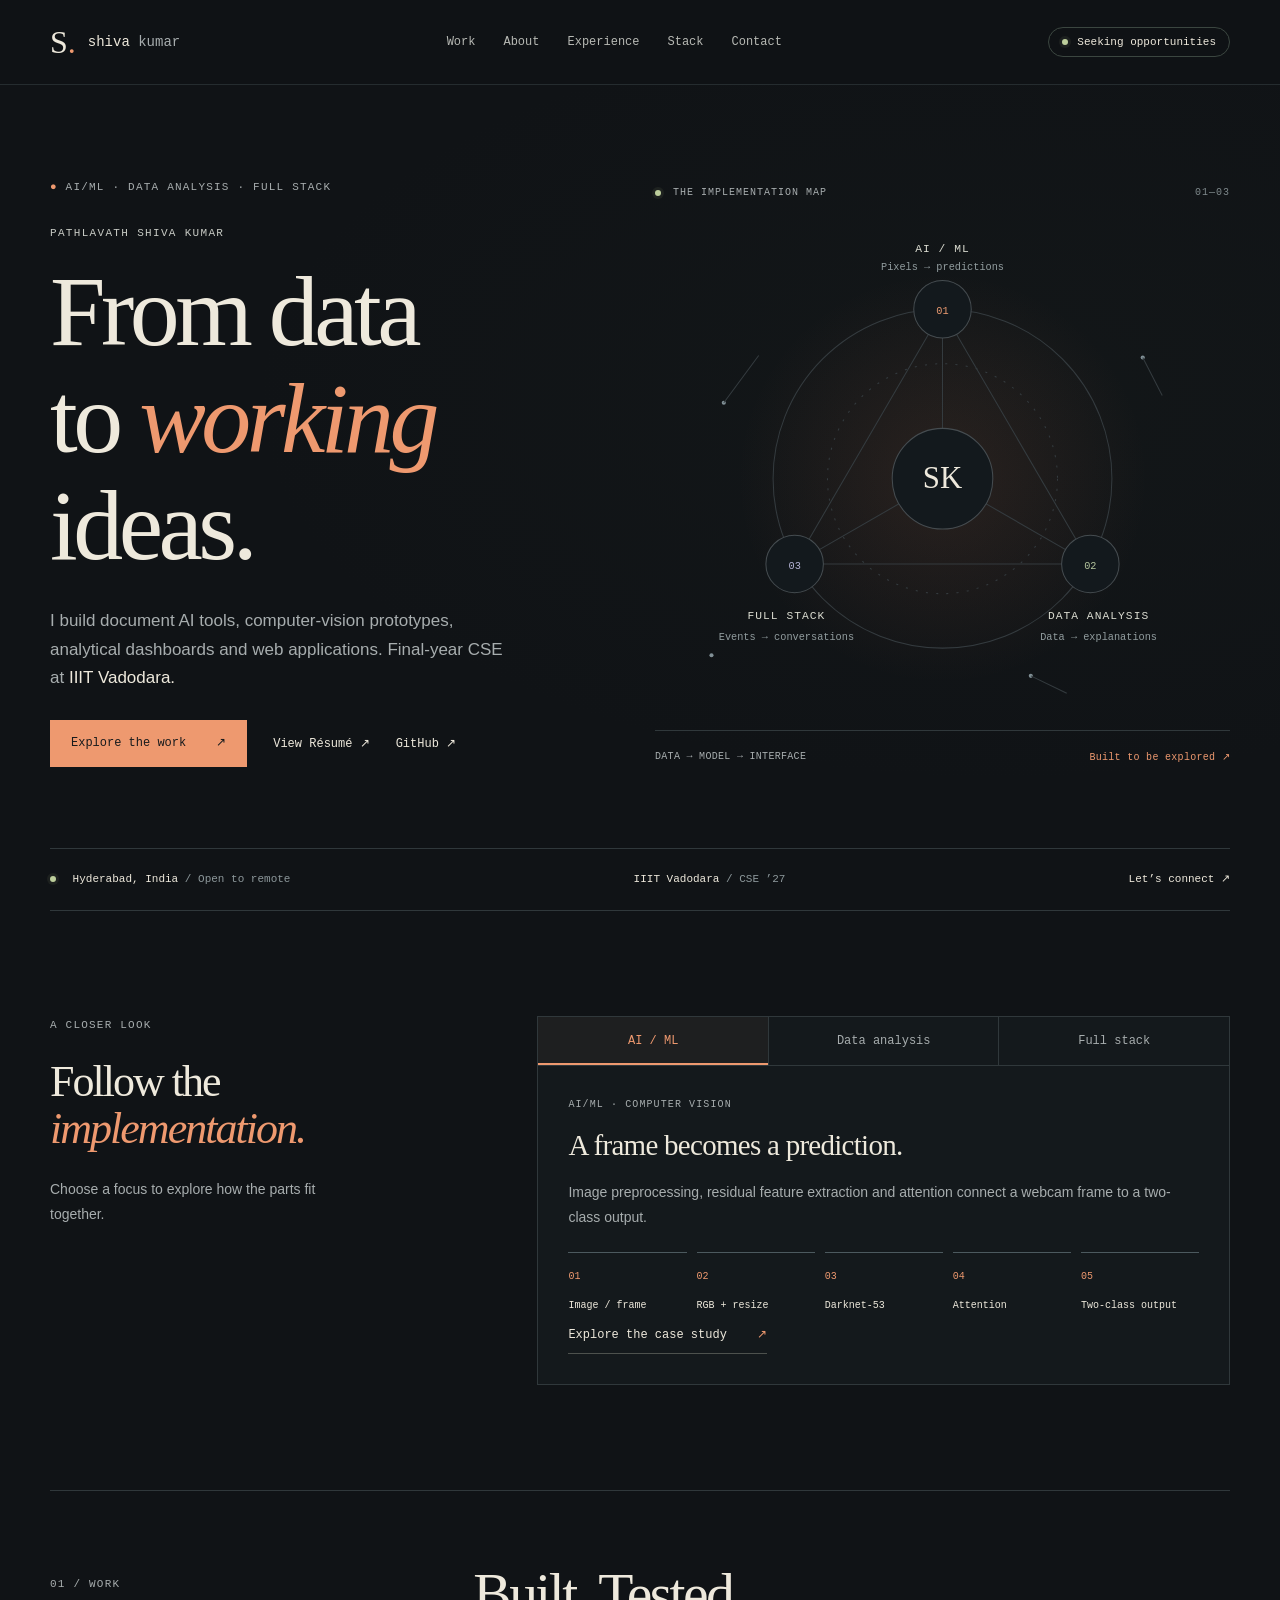
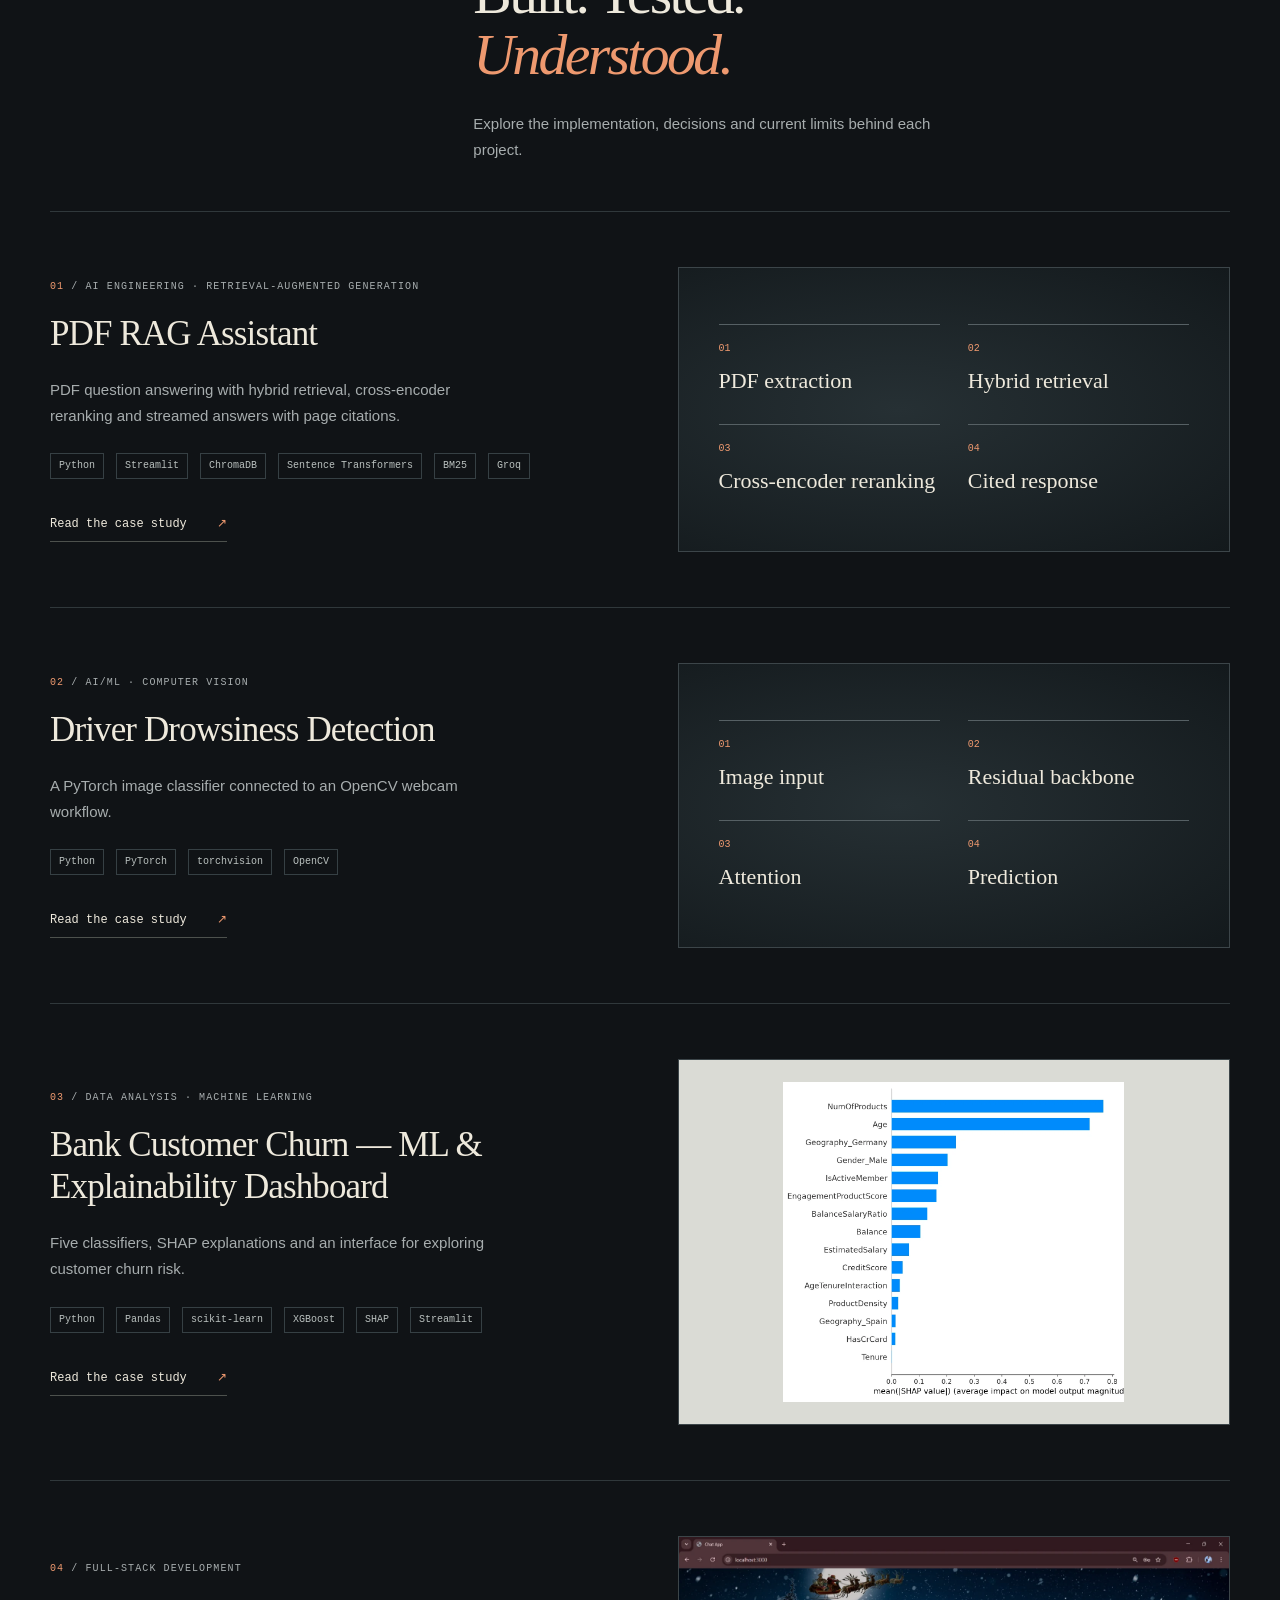
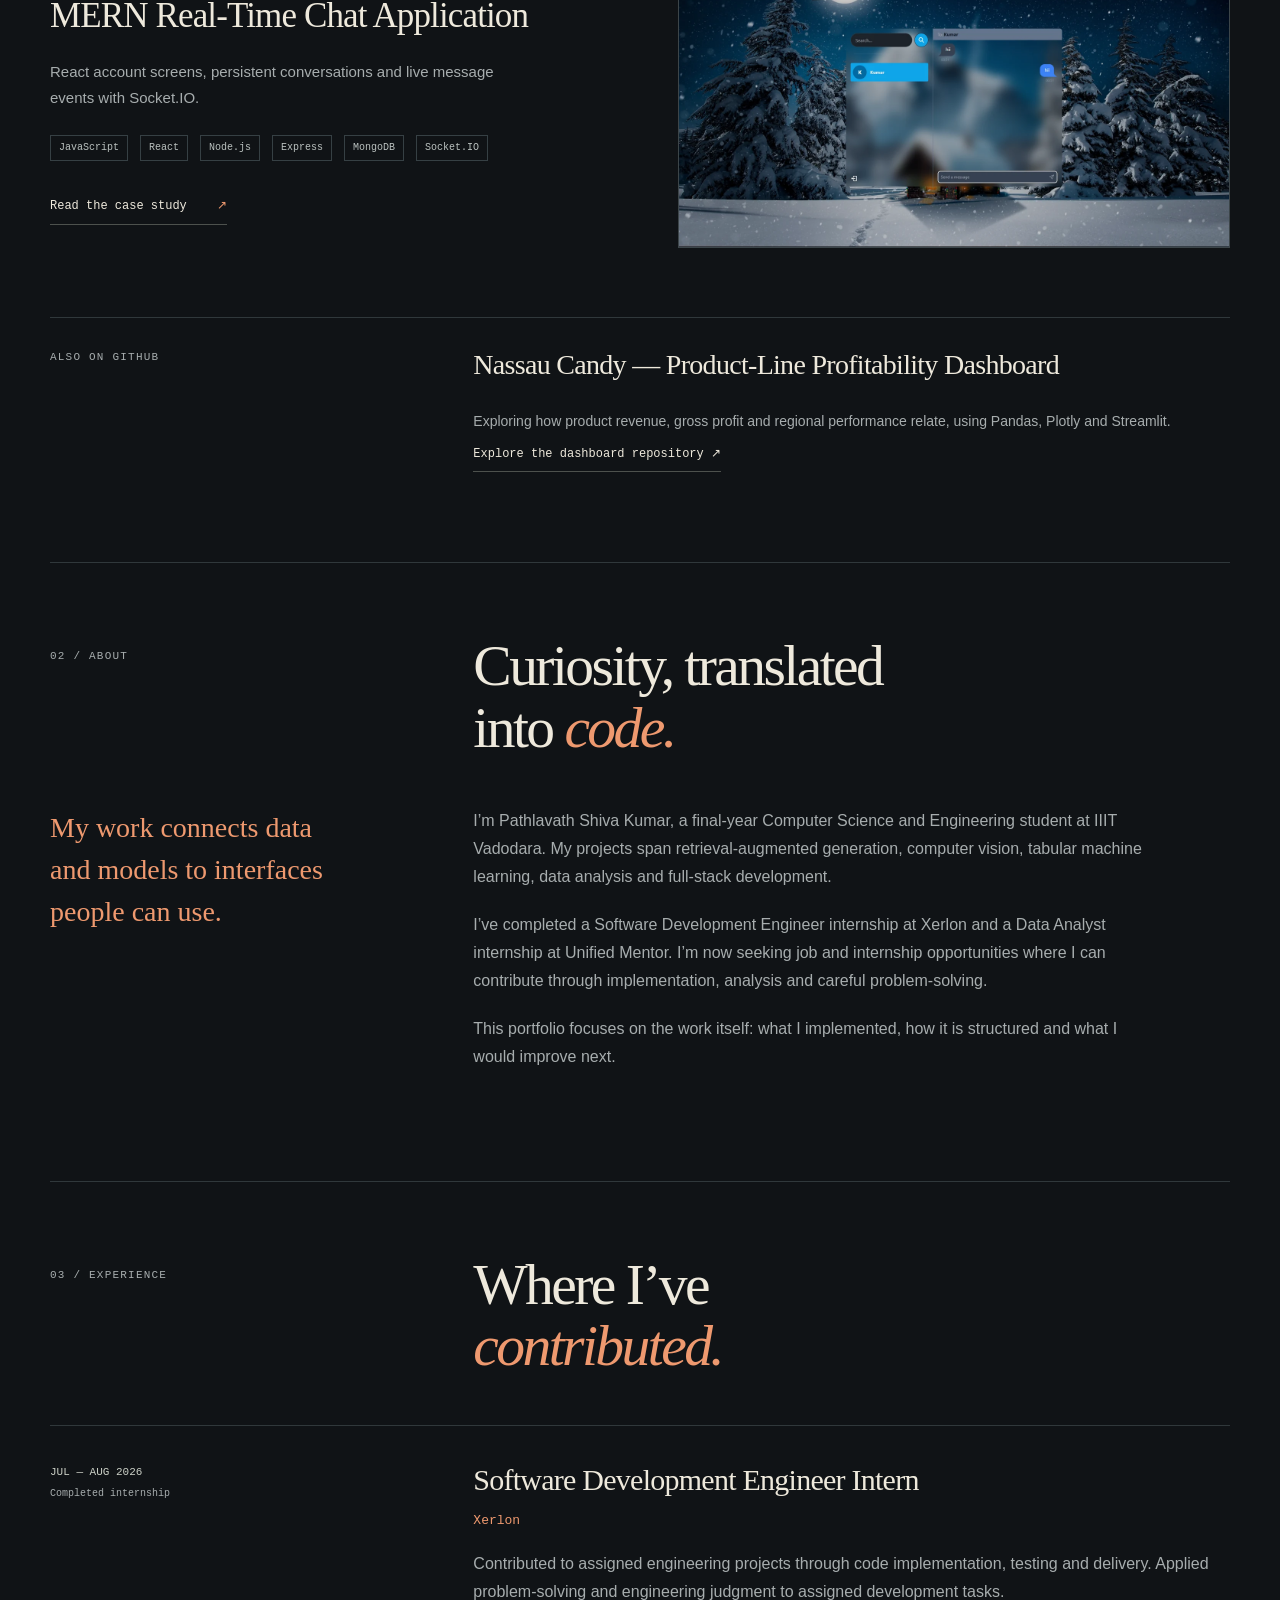
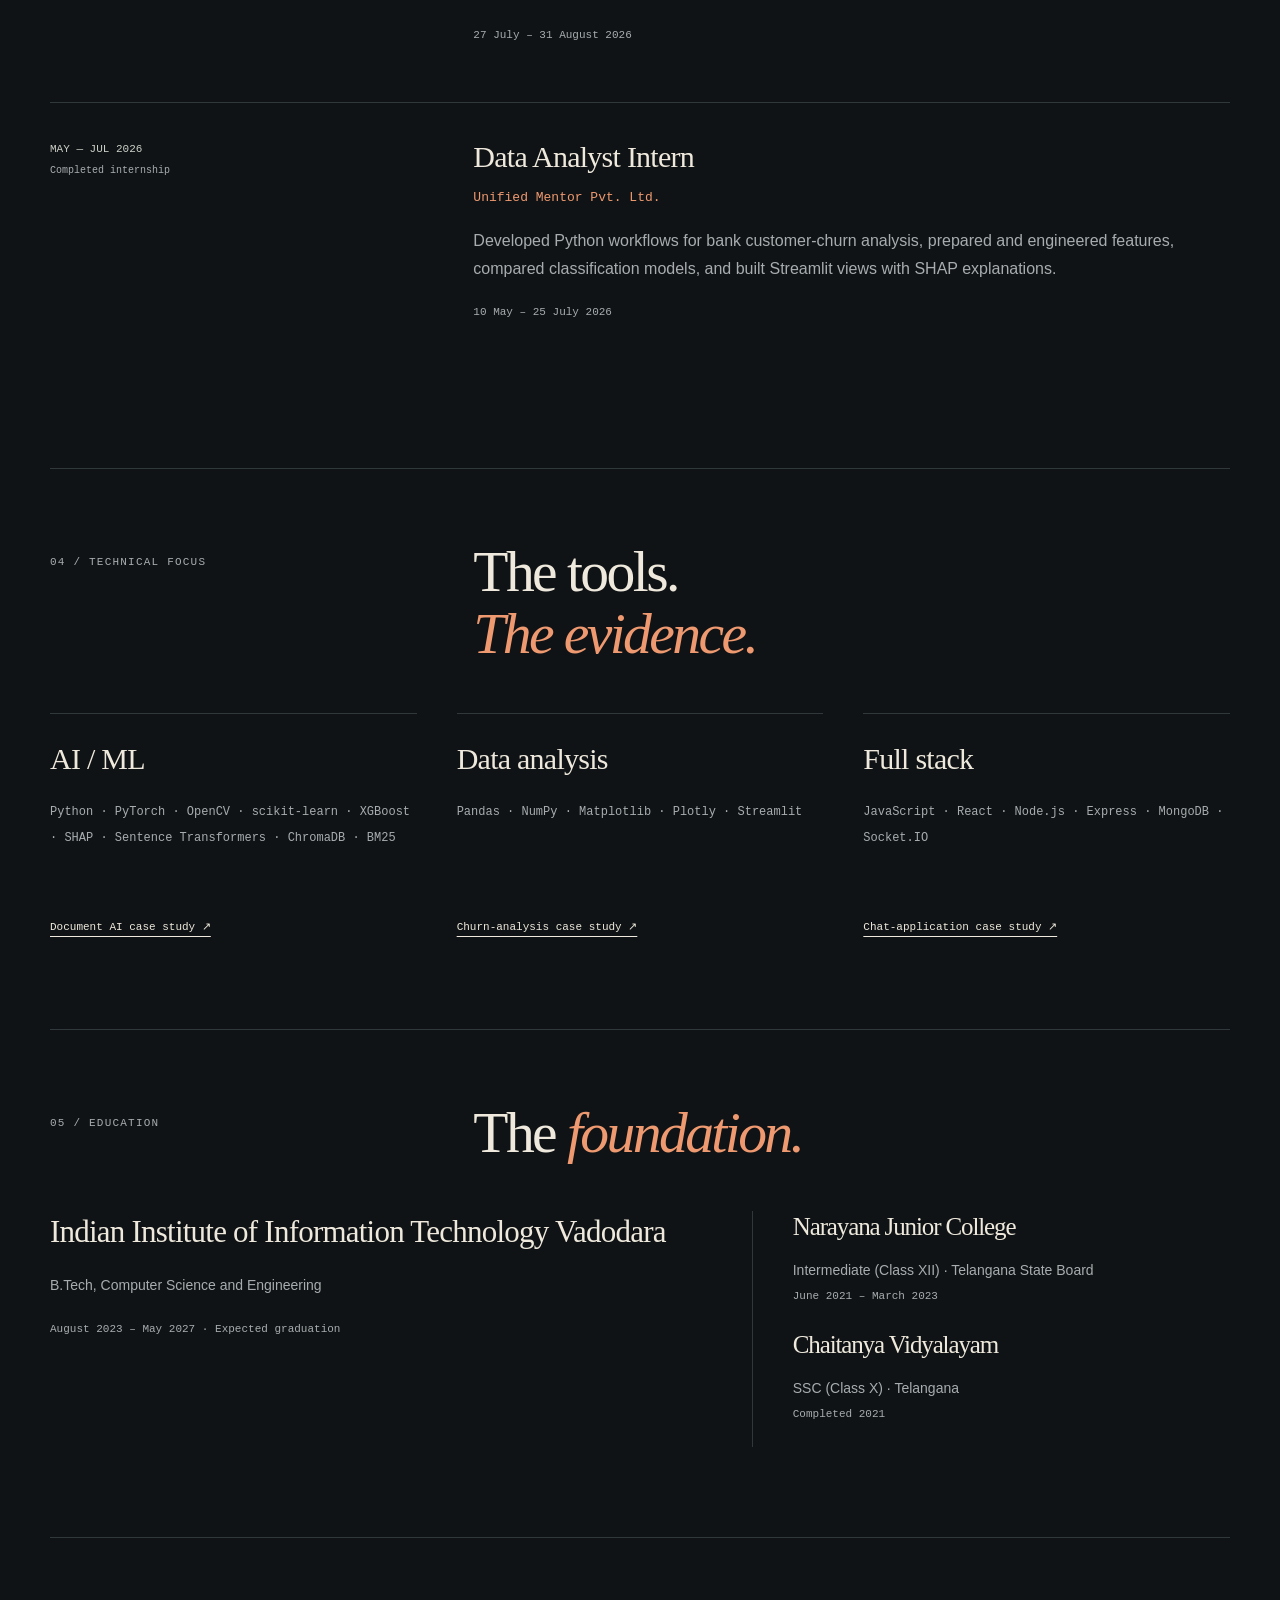
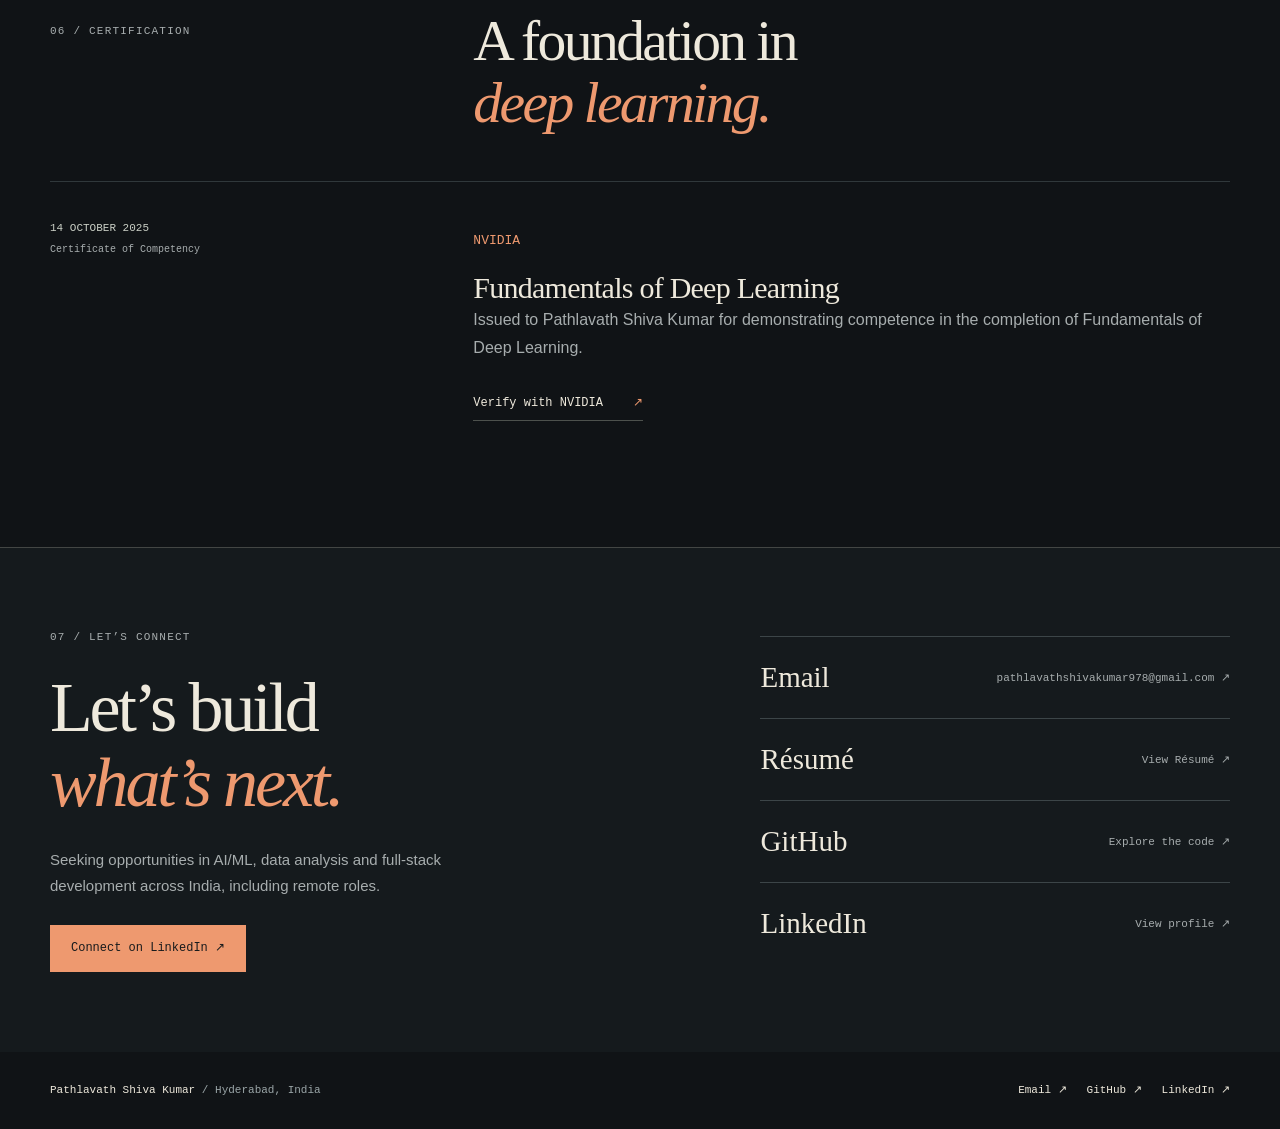
<file: index.html>
<!doctype html><html lang="en"><head><meta charset="utf-8"><meta name="viewport" content="width=device-width,initial-scale=1"><title>Pathlavath Shiva Kumar | AI/ML, Data Analysis &amp; Full-Stack Development</title><meta name="description" content="Computer-vision prototypes, explainable machine learning and full-stack applications by Pathlavath Shiva Kumar, B.Tech CSE at IIIT Vadodara."><meta name="theme-color" content="#101316"><meta property="og:type" content="website"><meta property="og:title" content="Pathlavath Shiva Kumar | AI/ML, Data Analysis &amp; Full-Stack Development"><meta property="og:description" content="Computer-vision prototypes, explainable machine learning and full-stack applications by Pathlavath Shiva Kumar, B.Tech CSE at IIIT Vadodara."><meta property="og:site_name" content="Pathlavath Shiva Kumar"><meta name="twitter:card" content="summary"><link rel="canonical" href="https://shivakumar9121.github.io/shiva_portfolio/"><meta property="og:url" content="https://shivakumar9121.github.io/shiva_portfolio/"><link rel="icon" type="image/svg+xml" href="data:image/svg+xml,%3Csvg xmlns='http://www.w3.org/2000/svg' viewBox='0 0 32 32'%3E%3Crect width='32' height='32' fill='%23182532'/%3E%3Ctext x='16' y='23' text-anchor='middle' font-size='23' font-family='Georgia' fill='white'%3ES%3C/text%3E%3C/svg%3E"><link rel="stylesheet" href="/design.css"><script type="application/ld+json">{"@context": "https://schema.org", "@type": "Person", "name": "Pathlavath Shiva Kumar", "url": "https://shivakumar9121.github.io/shiva_portfolio/", "sameAs": ["https://github.com/shivakumar9121", "https://www.linkedin.com/in/pathlavath-shiva-kumar-441517321/"], "affiliation": {"@type": "CollegeOrUniversity", "name": "Indian Institute of Information Technology Vadodara"}}</script></head><body><a class="skip" href="#main">Skip to content</a><header class="site-header"><div class="wrap nav"><a class="wordmark" href="/shiva_portfolio/" aria-label="Shiva Kumar home"><span class="brand-mark">S<span>.</span></span><span>shiva <b>kumar</b></span></a><nav aria-label="Main navigation"><a href="/shiva_portfolio/#work">Work</a><a href="/shiva_portfolio/#about">About</a><a href="/shiva_portfolio/#experience">Experience</a><a href="/shiva_portfolio/#skills">Stack</a><a href="/shiva_portfolio/#contact">Contact</a></nav><a class="status" href="/shiva_portfolio/#contact"><i></i>Seeking opportunities</a></div></header><main id="main"><section class="hero-shell"><div class="wrap hero"><div class="hero-copy"><p class="eyebrow"><span class="accent">●</span> AI/ML · DATA ANALYSIS · FULL STACK</p><p class="hero-name">PATHLAVATH SHIVA KUMAR</p><h1>From data<br>to <em>working</em><br>ideas.</h1><p class="hero-summary">I build document AI tools, computer-vision prototypes, analytical dashboards and web applications. Final-year CSE at <strong>IIIT Vadodara.</strong></p><div class="hero-actions"><a class="button" href="#work">Explore the work <span>↗</span></a><a href="/resume.pdf" class="quiet-link" target="_blank" rel="noopener">View Résumé ↗</a><a href="https://github.com/shivakumar9121" class="quiet-link">GitHub ↗</a></div></div><div class="hero-art" aria-label="Three areas of my work: machine learning, data analysis and full-stack development"><div class="art-top"><span class="mini-dot"></span> THE IMPLEMENTATION MAP <span>01—03</span></div><svg viewBox="0 0 560 490" role="img" aria-label="Data, models and interfaces connected through implementation"><defs><radialGradient id="glow"><stop stop-color="#d57751" stop-opacity=".12"/><stop offset="1" stop-color="#d57751" stop-opacity="0"/></radialGradient></defs><circle cx="280" cy="250" r="200" fill="url(#glow)"/><g fill="none" stroke="#343b3f"><circle cx="280" cy="250" r="165"/><circle cx="280" cy="250" r="112" stroke-dasharray="2 8"/><path d="M280 86 L424 333 L136 333 Z"/><path d="M280 86V250L424 333M280 250L136 333"/></g><g class="orbit" fill="#d99069"><circle cx="280" cy="85" r="3"/><circle cx="424" cy="332" r="3"/><circle cx="137" cy="333" r="3"/></g><g fill="#13191d" stroke="#454c50"><circle cx="280" cy="250" r="49"/><circle cx="280" cy="85" r="28"/><circle cx="424" cy="333" r="28"/><circle cx="136" cy="333" r="28"/></g><g class="diagram-type" text-anchor="middle"><text x="280" y="259" class="center-initial">SK</text><text x="280" y="90" fill="#ec9b71">01</text><text x="424" y="338" fill="#b5c69e">02</text><text x="136" y="338" fill="#b4b3d5">03</text><text x="280" y="29" class="node-title">AI / ML</text><text x="280" y="47">Pixels → predictions</text><text x="432" y="387" class="node-title">DATA ANALYSIS</text><text x="432" y="407">Data → explanations</text><text x="128" y="387" class="node-title">FULL STACK</text><text x="128" y="407">Events → conversations</text></g><g fill="#819096"><circle cx="67" cy="176" r="2"/><circle cx="475" cy="132" r="2"/><circle cx="366" cy="442" r="2"/><circle cx="55" cy="422" r="2"/><path d="M67 176L101 130M475 132L494 169M366 442L401 459" stroke="#343b3f"/></g></svg><div class="art-caption"><span>DATA → MODEL → INTERFACE</span><span class="accent">Built to be explored ↗</span></div></div></div><div class="wrap status-strip"><span><i class="mini-dot"></i> Hyderabad, India <span class="dim">/ Open to remote</span></span><span>IIIT Vadodara <span class="dim">/ CSE ’27</span></span><a href="#contact">Let’s connect ↗</a></div></section>
<section class="wrap explore-section"><div class="explore-intro"><p class="eyebrow">A CLOSER LOOK</p><h2>Follow the<br><em>implementation.</em></h2><p>Choose a focus to explore how the parts fit together.</p></div><div class="explorer"><div class="explorer-tabs" role="tablist" aria-label="Explore technical areas"><button role="tab" id="tab-0" aria-controls="panel-0" aria-selected="true" tabindex="0">AI / ML</button><button role="tab" id="tab-1" aria-controls="panel-1" aria-selected="false" tabindex="-1">Data analysis</button><button role="tab" id="tab-2" aria-controls="panel-2" aria-selected="false" tabindex="-1">Full stack</button></div><div class="explorer-panel" id="panel-0" role="tabpanel" aria-labelledby="tab-0" tabindex="0" ><p class="eyebrow">AI/ML · COMPUTER VISION</p><h3>A frame becomes a prediction.</h3><p>Image preprocessing, residual feature extraction and attention connect a webcam frame to a two-class output.</p><ol class="pipeline" aria-label="Implementation pipeline"><li><span>01</span>Image / frame</li><li><span>02</span>RGB + resize</li><li><span>03</span>Darknet-53</li><li><span>04</span>Attention</li><li><span>05</span>Two-class output</li></ol><a class="text-link" href="/driver-drowsiness.html">Explore the case study <span>↗</span></a></div><div class="explorer-panel" id="panel-1" role="tabpanel" aria-labelledby="tab-1" tabindex="0" hidden><p class="eyebrow">DATA ANALYSIS · MACHINE LEARNING</p><h3>A prediction becomes an explanation.</h3><p>Data preparation, model comparison and SHAP connect customer records to explorable churn-risk estimates.</p><ol class="pipeline" aria-label="Implementation pipeline"><li><span>01</span>Customer CSV</li><li><span>02</span>Prepare features</li><li><span>03</span>Compare models</li><li><span>04</span>Save artifacts</li><li><span>05</span>Streamlit + SHAP</li></ol><a class="text-link" href="/bank-churn.html">Explore the case study <span>↗</span></a></div><div class="explorer-panel" id="panel-2" role="tabpanel" aria-labelledby="tab-2" tabindex="0" hidden><p class="eyebrow">FULL-STACK DEVELOPMENT</p><h3>A message becomes a conversation.</h3><p>React screens, an HTTP API, MongoDB and Socket.IO connect account identity, stored history and live events.</p><ol class="pipeline" aria-label="Implementation pipeline"><li><span>01</span>React screens</li><li><span>02</span>Express HTTP</li><li><span>03</span>JWT middleware</li><li><span>04</span>MongoDB</li><li><span>05</span>Socket.IO events</li></ol><a class="text-link" href="/mern-chat.html">Explore the case study <span>↗</span></a></div></div></section>
<section id="work" class="wrap section"><div class="section-heading"><p class="eyebrow">01 / WORK</p><div><h2>Built. Tested.<br><em>Understood.</em></h2><p class="section-deck">Explore the implementation, decisions and current limits behind each project.</p></div></div><article class="project"><div class="project-copy"><p class="eyebrow"><span class="accent">01</span> / AI ENGINEERING · RETRIEVAL-AUGMENTED GENERATION</p><h3>PDF RAG Assistant</h3><p class="project-deck">PDF question answering with hybrid retrieval, cross-encoder reranking and streamed answers with page citations.</p><div class="tags"><span>Python</span><span>Streamlit</span><span>ChromaDB</span><span>Sentence Transformers</span><span>BM25</span><span>Groq</span></div><a class="text-link" href="/pdf-rag-assistant.html">Read the case study <span aria-hidden="true">↗</span></a></div><a class="project-visual diagram" href="/pdf-rag-assistant.html" aria-label="Read PDF RAG Assistant case study"><div class="small-pipeline"><div><span>01</span>PDF extraction</div><div><span>02</span>Hybrid retrieval</div><div><span>03</span>Cross-encoder reranking</div><div><span>04</span>Cited response</div></div></a></article><article class="project"><div class="project-copy"><p class="eyebrow"><span class="accent">02</span> / AI/ML · COMPUTER VISION</p><h3>Driver Drowsiness Detection</h3><p class="project-deck">A PyTorch image classifier connected to an OpenCV webcam workflow.</p><div class="tags"><span>Python</span><span>PyTorch</span><span>torchvision</span><span>OpenCV</span></div><a class="text-link" href="/driver-drowsiness.html">Read the case study <span aria-hidden="true">↗</span></a></div><a class="project-visual diagram" href="/driver-drowsiness.html" aria-label="Read Driver Drowsiness Detection case study"><div class="small-pipeline"><div><span>01</span>Image input</div><div><span>02</span>Residual backbone</div><div><span>03</span>Attention</div><div><span>04</span>Prediction</div></div></a></article><article class="project"><div class="project-copy"><p class="eyebrow"><span class="accent">03</span> / DATA ANALYSIS · MACHINE LEARNING</p><h3>Bank Customer Churn — ML & Explainability Dashboard</h3><p class="project-deck">Five classifiers, SHAP explanations and an interface for exploring customer churn risk.</p><div class="tags"><span>Python</span><span>Pandas</span><span>scikit-learn</span><span>XGBoost</span><span>SHAP</span><span>Streamlit</span></div><a class="text-link" href="/bank-churn.html">Read the case study <span aria-hidden="true">↗</span></a></div><a class="project-visual churn" href="/bank-churn.html" aria-label="Read Bank Customer Churn — ML &amp; Explainability Dashboard case study"><img src="/churn.webp" alt="Existing SHAP feature-importance figure from the repository’s recorded experiment." loading="lazy" width="1200" height="1125"></a></article><article class="project"><div class="project-copy"><p class="eyebrow"><span class="accent">04</span> / FULL-STACK DEVELOPMENT</p><h3>MERN Real-Time Chat Application</h3><p class="project-deck">React account screens, persistent conversations and live message events with Socket.IO.</p><div class="tags"><span>JavaScript</span><span>React</span><span>Node.js</span><span>Express</span><span>MongoDB</span><span>Socket.IO</span></div><a class="text-link" href="/mern-chat.html">Read the case study <span aria-hidden="true">↗</span></a></div><a class="project-visual chat" href="/mern-chat.html" aria-label="Read MERN Real-Time Chat Application case study"><img src="/chat.webp" alt="Existing local application screenshot from the repository. It is not a live demo." loading="lazy" width="1200" height="675"></a></article><aside class="more-work"><p class="eyebrow">ALSO ON GITHUB</p><h3>Nassau Candy — Product-Line Profitability Dashboard</h3><p>Exploring how product revenue, gross profit and regional performance relate, using Pandas, Plotly and Streamlit.</p><a href="https://github.com/shivakumar9121/Nassau-Candy-Product-Line-Profitability-Dashboard" class="text-link">Explore the dashboard repository ↗</a></aside></section>
<section id="about" class="wrap section"><div class="section-heading"><p class="eyebrow">02 / ABOUT</p><h2>Curiosity, translated<br>into <em>code.</em></h2></div><div class="about-grid"><p class="lead">My work connects data and models to interfaces people can use.</p><div><p>I’m Pathlavath Shiva Kumar, a final-year Computer Science and Engineering student at IIIT Vadodara. My projects span retrieval-augmented generation, computer vision, tabular machine learning, data analysis and full-stack development.</p><p>I’ve completed a Software Development Engineer internship at Xerlon and a Data Analyst internship at Unified Mentor. I’m now seeking job and internship opportunities where I can contribute through implementation, analysis and careful problem-solving.</p><p>This portfolio focuses on the work itself: what I implemented, how it is structured and what I would improve next.</p></div></div></section>
<section id="experience" class="wrap section"><div class="section-heading"><p class="eyebrow">03 / EXPERIENCE</p><h2>Where I’ve<br><em>contributed.</em></h2></div><article class="timeline"><p class="dates">JUL — AUG 2026<br><span>Completed internship</span></p><div><h3>Software Development Engineer Intern</h3><p class="company">Xerlon</p><p>Contributed to assigned engineering projects through code implementation, testing and delivery. Applied problem-solving and engineering judgment to assigned development tasks.</p><p class="fine">27 July – 31 August 2026</p></div></article><article class="timeline"><p class="dates">MAY — JUL 2026<br><span>Completed internship</span></p><div><h3>Data Analyst Intern</h3><p class="company">Unified Mentor Pvt. Ltd.</p><p>Developed Python workflows for bank customer-churn analysis, prepared and engineered features, compared classification models, and built Streamlit views with SHAP explanations.</p><p class="fine">10 May – 25 July 2026</p></div></article></section>
<section id="skills" class="wrap section"><div class="section-heading"><p class="eyebrow">04 / TECHNICAL FOCUS</p><h2>The tools.<br><em>The evidence.</em></h2></div><div class="skill-grid"><div><h3>AI / ML</h3><p>Python · PyTorch · OpenCV · scikit-learn · XGBoost · SHAP · Sentence Transformers · ChromaDB · BM25</p><a href="/pdf-rag-assistant.html">Document AI case study ↗</a></div><div><h3>Data analysis</h3><p>Pandas · NumPy · Matplotlib · Plotly · Streamlit</p><a href="/bank-churn.html">Churn-analysis case study ↗</a></div><div><h3>Full stack</h3><p>JavaScript · React · Node.js · Express · MongoDB · Socket.IO</p><a href="/mern-chat.html">Chat-application case study ↗</a></div></div></section>
<section id="education" class="wrap section"><div class="section-heading"><p class="eyebrow">05 / EDUCATION</p><h2>The <em>foundation.</em></h2></div><div class="education"><div><h3>Indian Institute of Information Technology Vadodara</h3><p>B.Tech, Computer Science and Engineering</p><p class="fine">August 2023 – May 2027 · Expected graduation</p></div><div><h4>Narayana Junior College</h4><p>Intermediate (Class XII) · Telangana State Board<br><span class="fine">June 2021 – March 2023</span></p><h4>Chaitanya Vidyalayam</h4><p>SSC (Class X) · Telangana<br><span class="fine">Completed 2021</span></p></div></div></section>
<section id="certification" class="wrap section"><div class="section-heading"><p class="eyebrow">06 / CERTIFICATION</p><h2>A foundation in<br><em>deep learning.</em></h2></div><article class="timeline"><p class="dates">14 OCTOBER 2025<br><span>Certificate of Competency</span></p><div><p class="company">NVIDIA</p><h3>Fundamentals of Deep Learning</h3><p>Issued to Pathlavath Shiva Kumar for demonstrating competence in the completion of Fundamentals of Deep Learning.</p><a class="text-link" href="https://learn.nvidia.com/certificates?id=mJ376tgtTH6GW4vM675hIA">Verify with NVIDIA <span>↗</span></a></div></article></section><section id="contact" class="contact"><div class="wrap contact-grid"><div><p class="eyebrow">07 / LET’S CONNECT</p><h2>Let’s build<br><em>what’s next.</em></h2><p>Seeking opportunities in AI/ML, data analysis and full-stack development across India, including remote roles.</p><a href="https://www.linkedin.com/in/pathlavath-shiva-kumar-441517321/" class="button light">Connect on LinkedIn ↗</a></div><div class="contact-links"><a href="mailto:pathlavathshivakumar978@gmail.com"><span>Email</span><span>pathlavathshivakumar978@gmail.com ↗</span></a><a href="/resume.pdf" target="_blank" rel="noopener"><span>Résumé</span><span>View Résumé ↗</span></a><a href="https://github.com/shivakumar9121"><span>GitHub</span><span>Explore the code ↗</span></a><a href="https://www.linkedin.com/in/pathlavath-shiva-kumar-441517321/"><span>LinkedIn</span><span>View profile ↗</span></a></div></div></section></main><footer class="wrap footer"><p>Pathlavath Shiva Kumar <span class="muted">/ Hyderabad, India</span></p><div><a href="mailto:pathlavathshivakumar978@gmail.com">Email ↗</a> &nbsp; <a href="https://github.com/shivakumar9121">GitHub ↗</a> &nbsp; <a href="https://www.linkedin.com/in/pathlavath-shiva-kumar-441517321/">LinkedIn ↗</a></div></footer><script src="/interactions.js" defer></script></body></html>
</file>
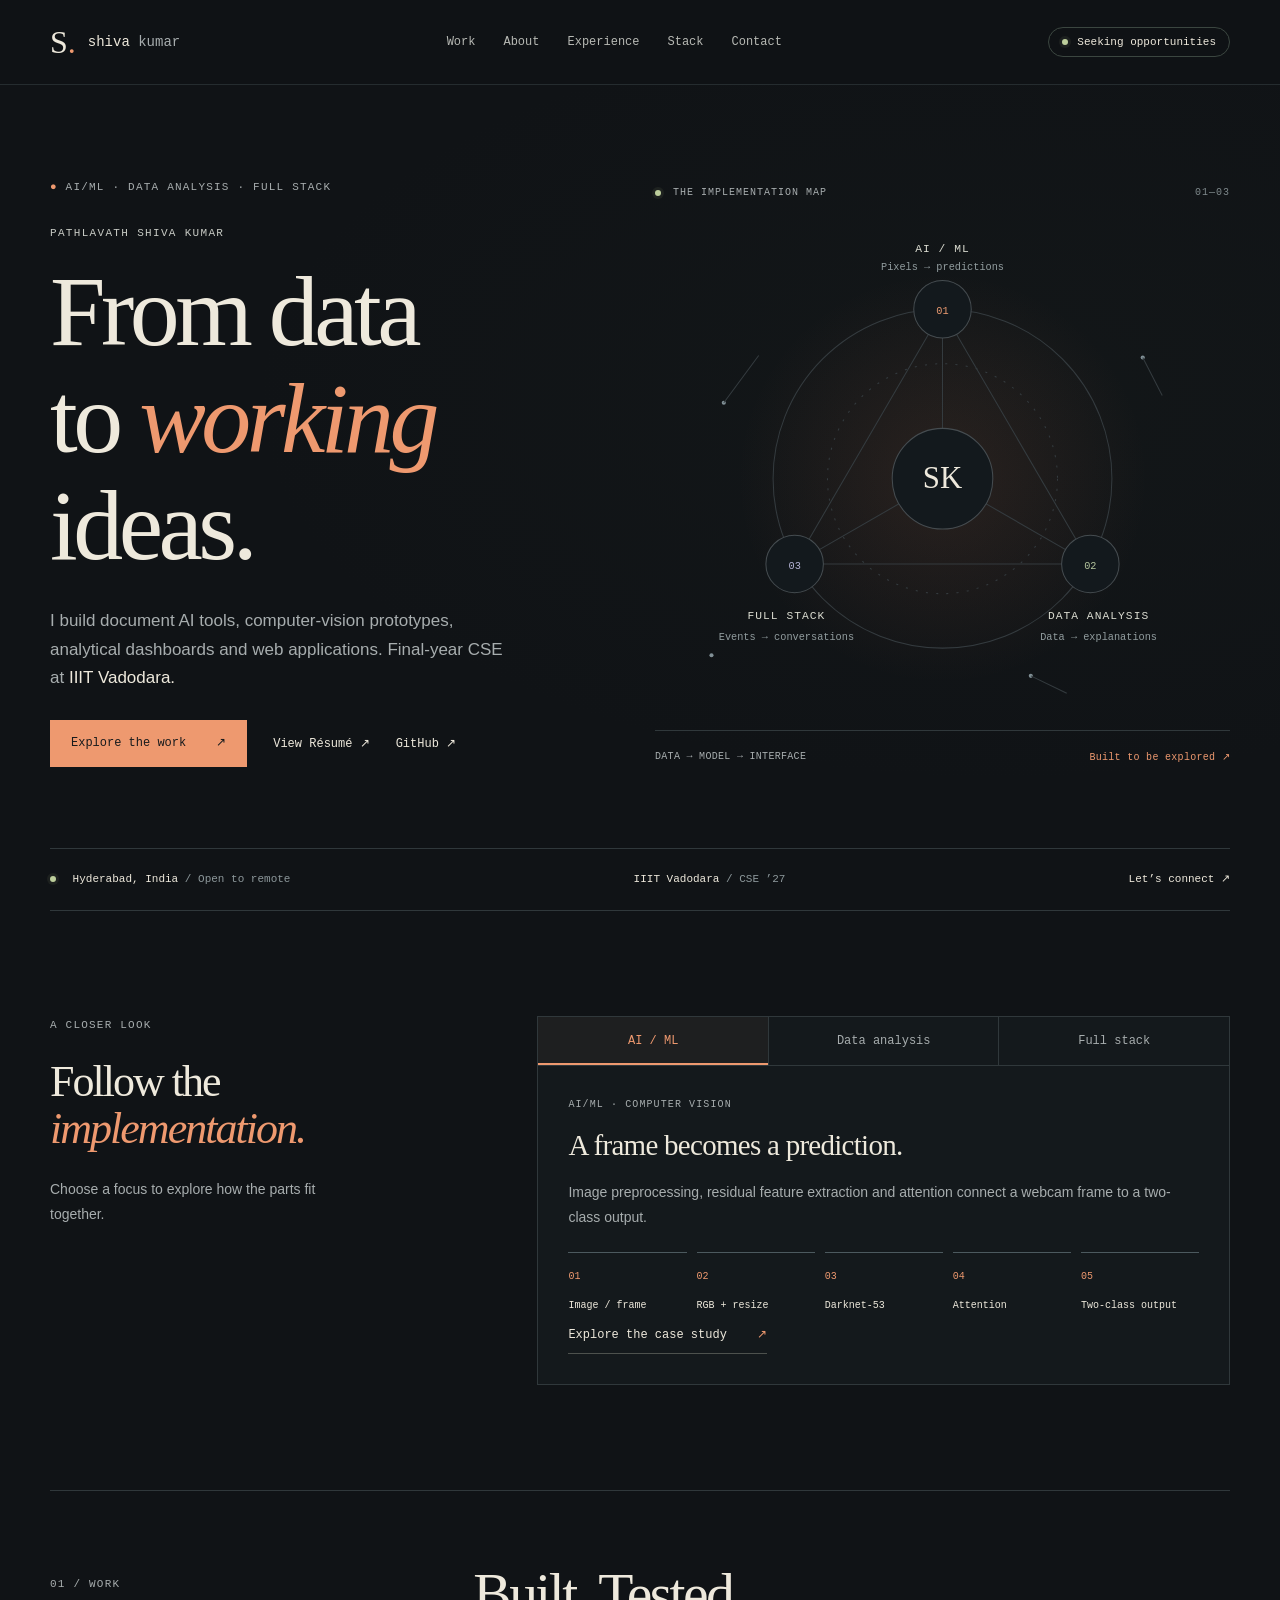
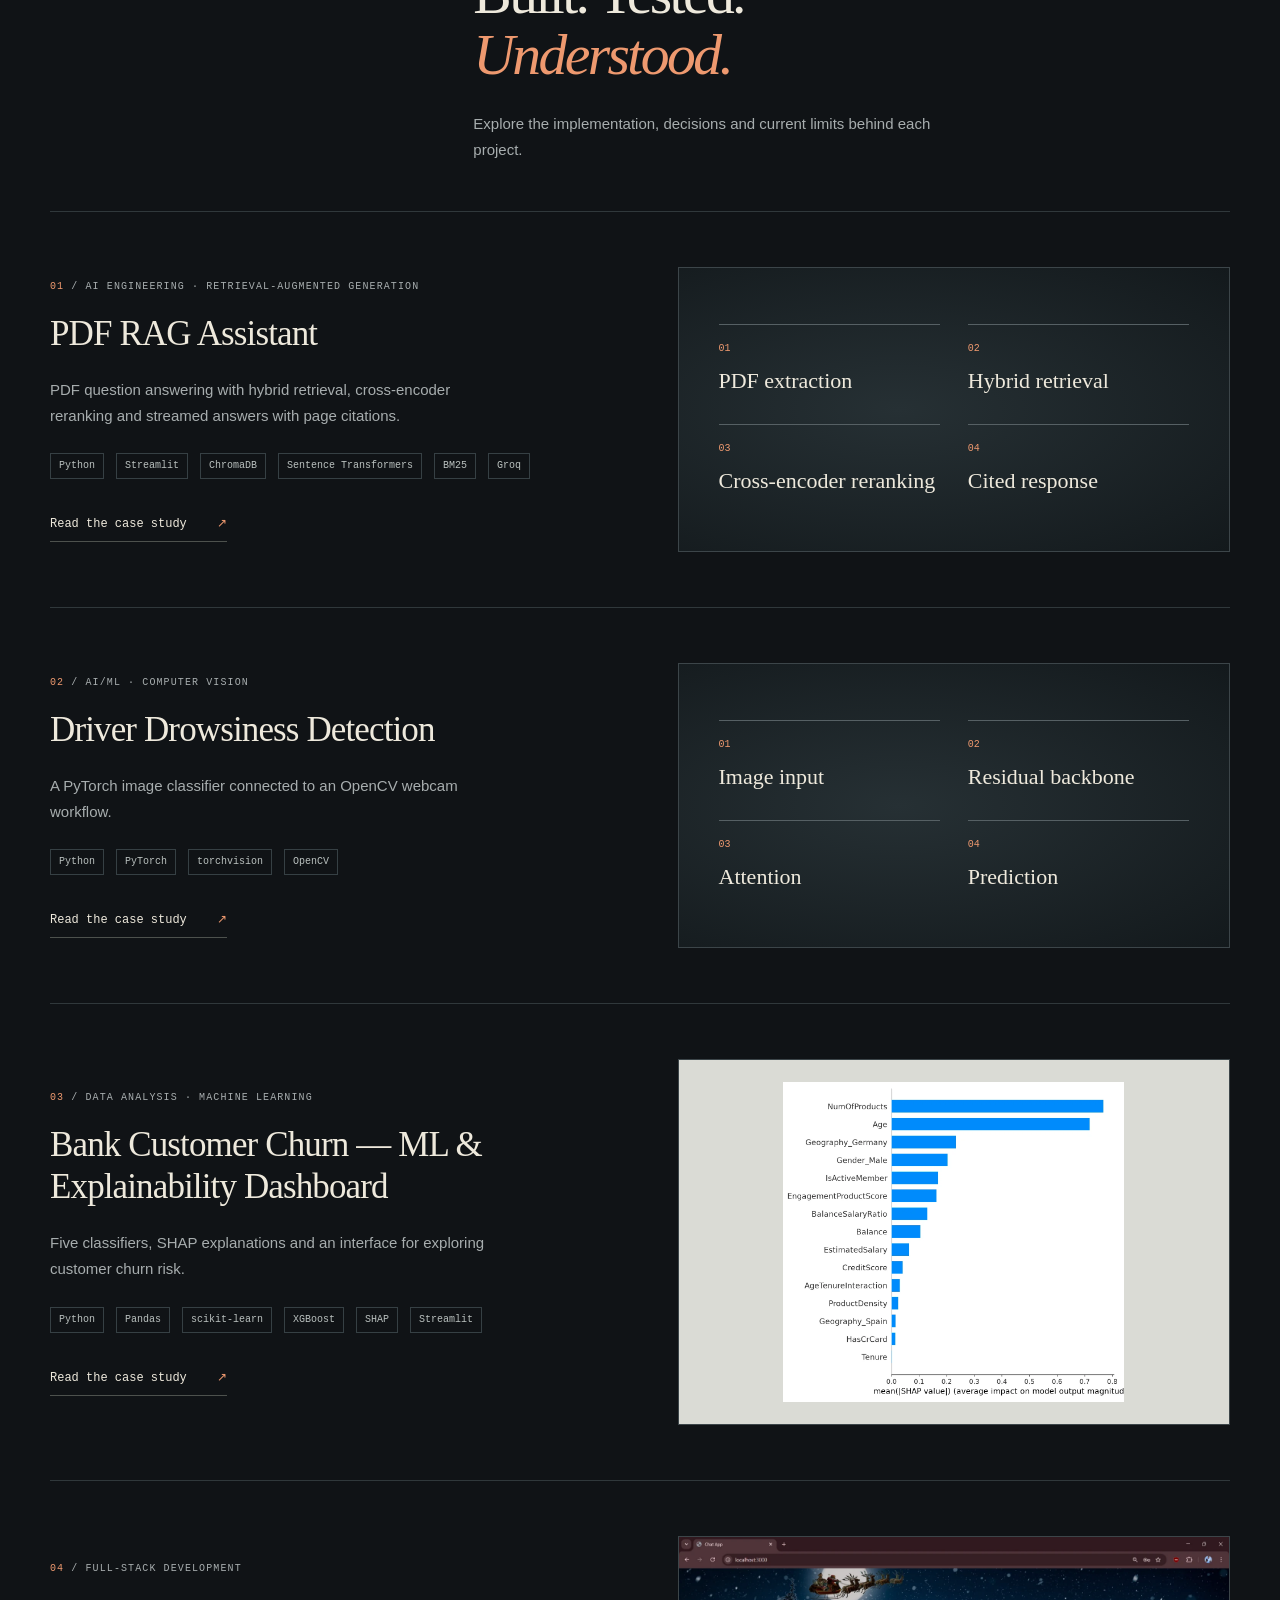
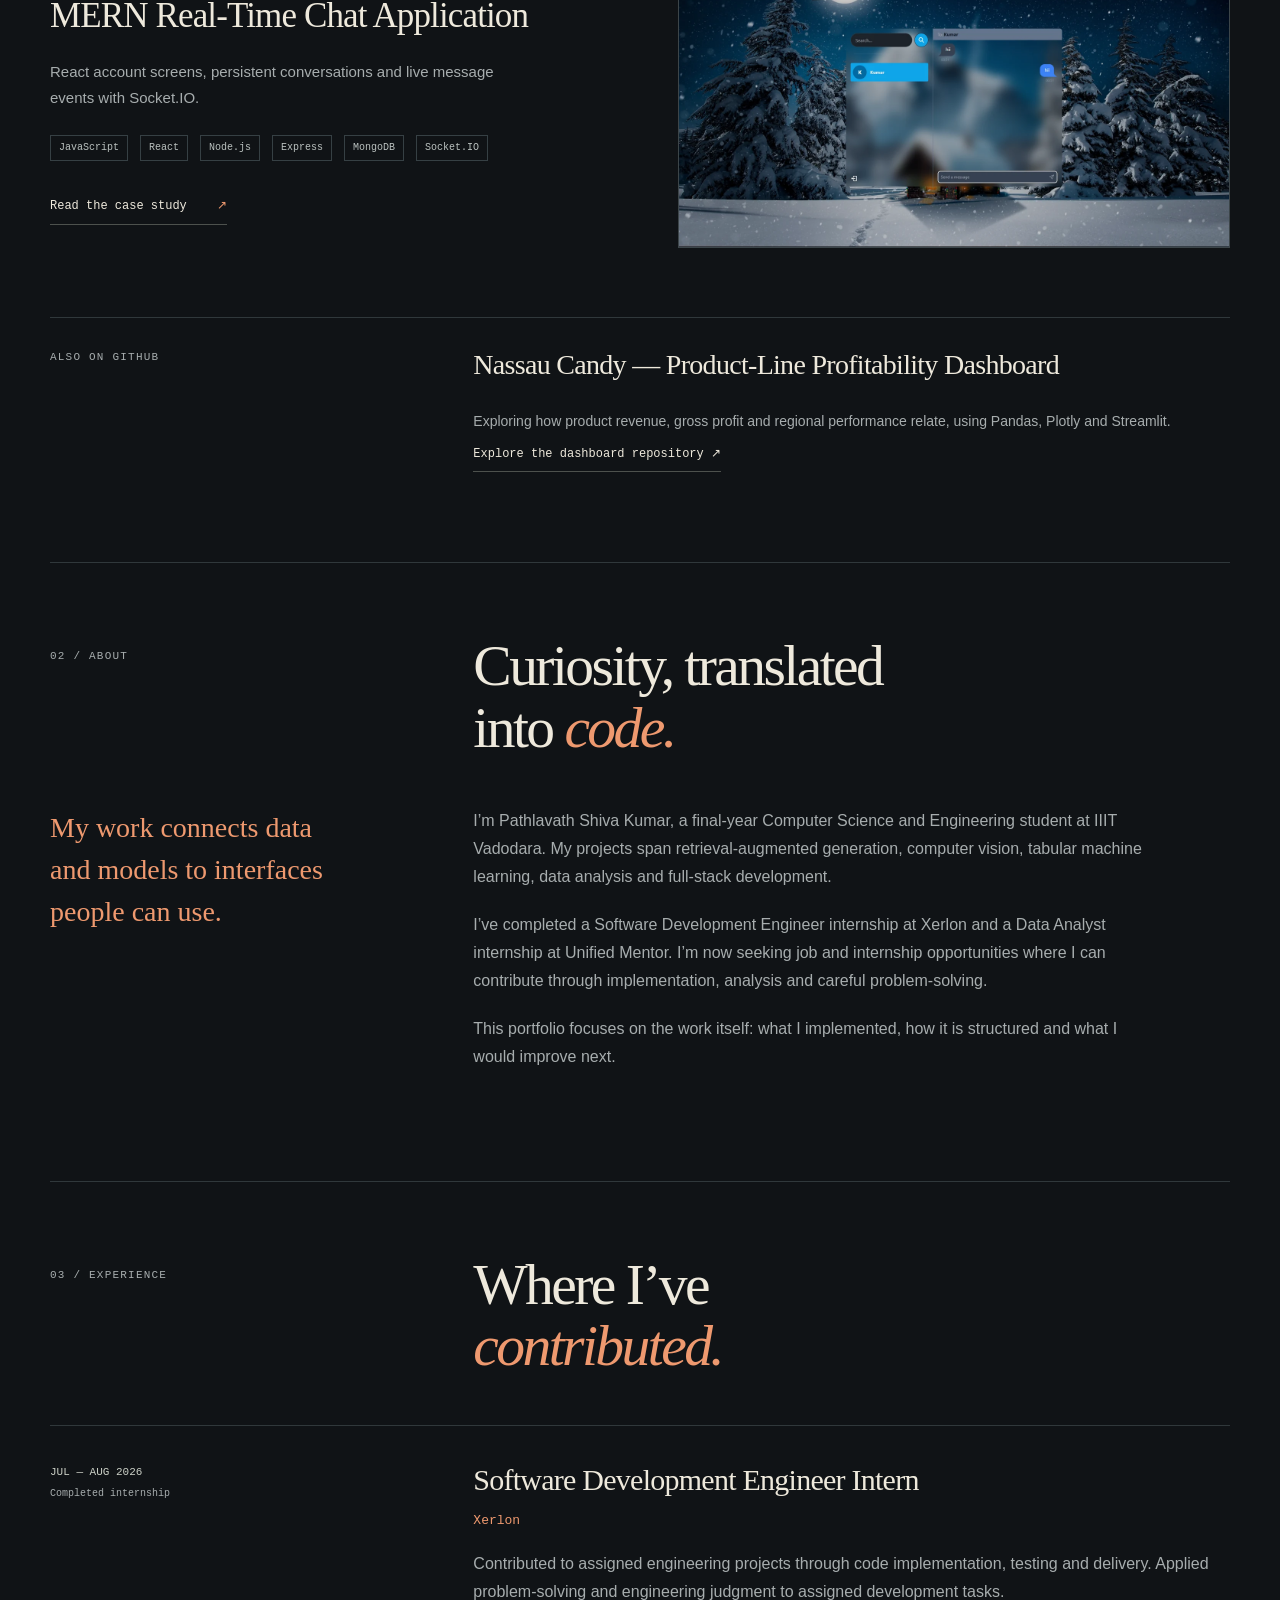
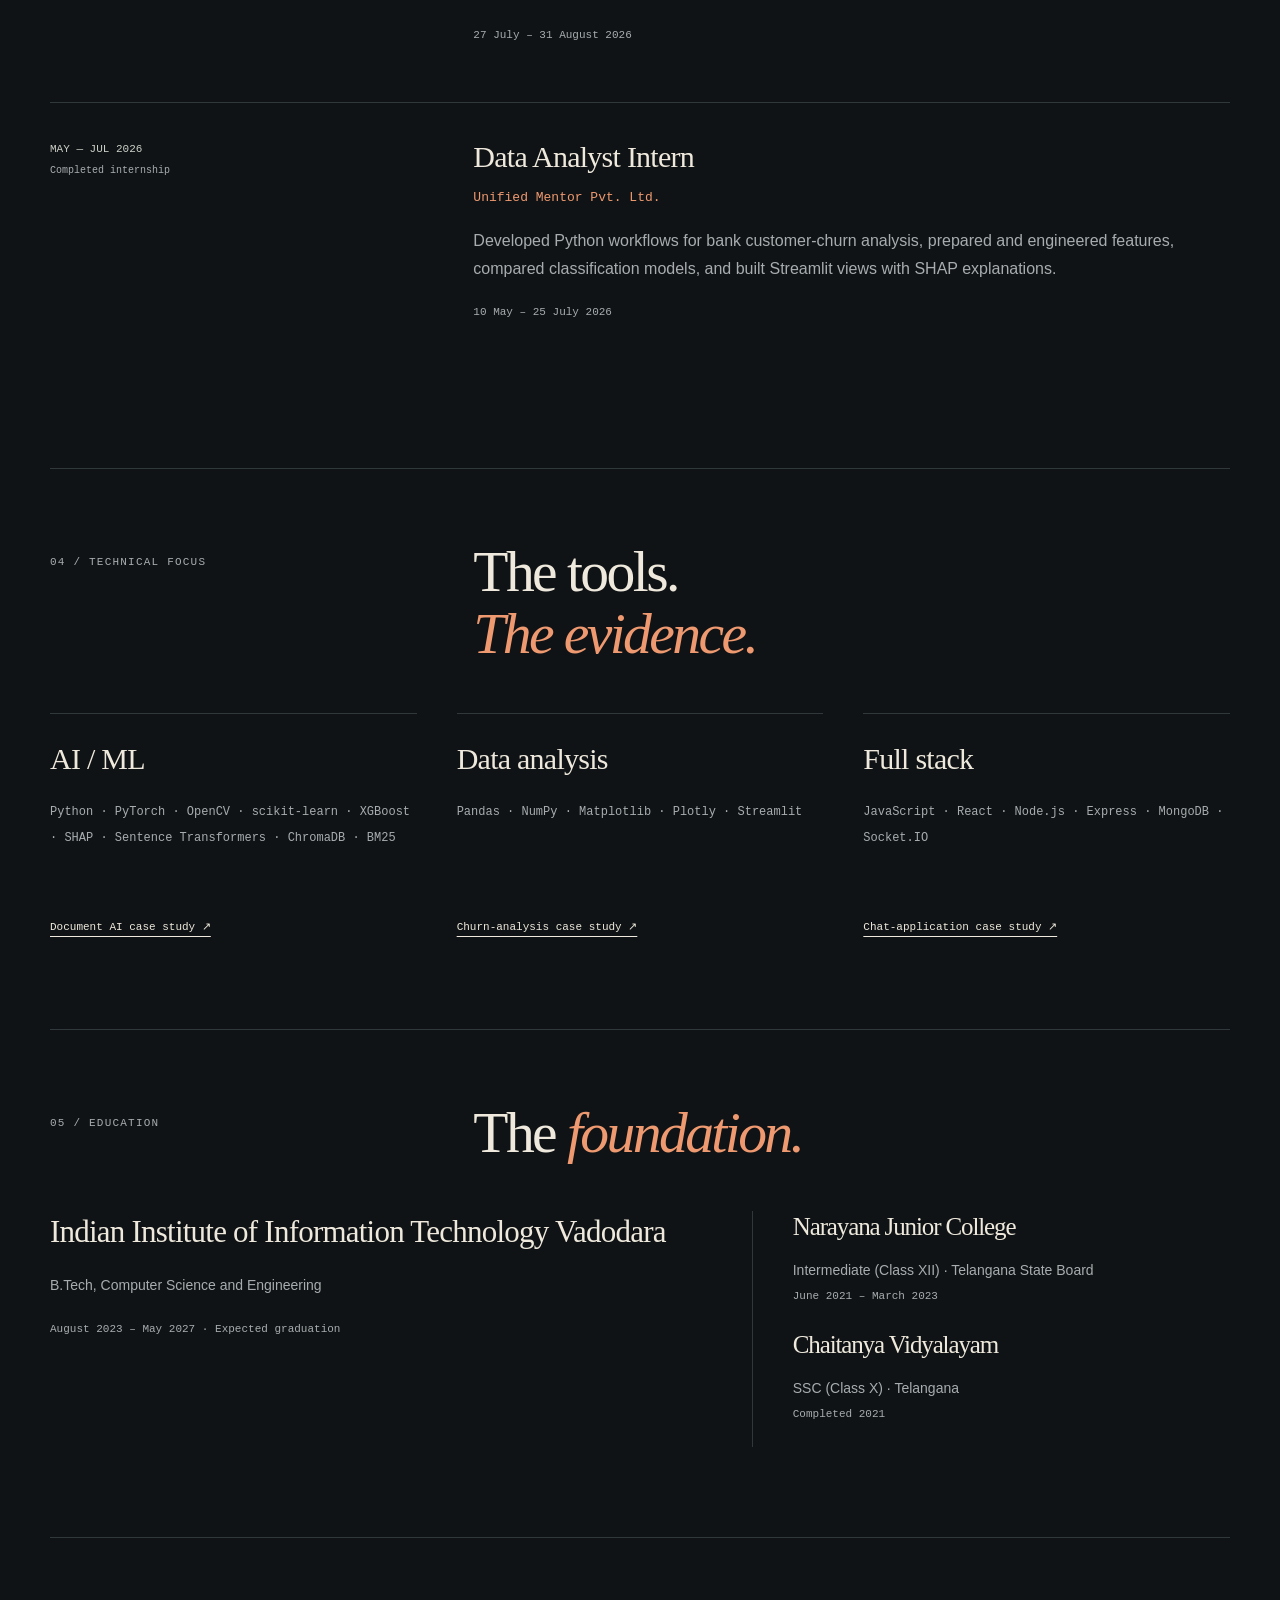
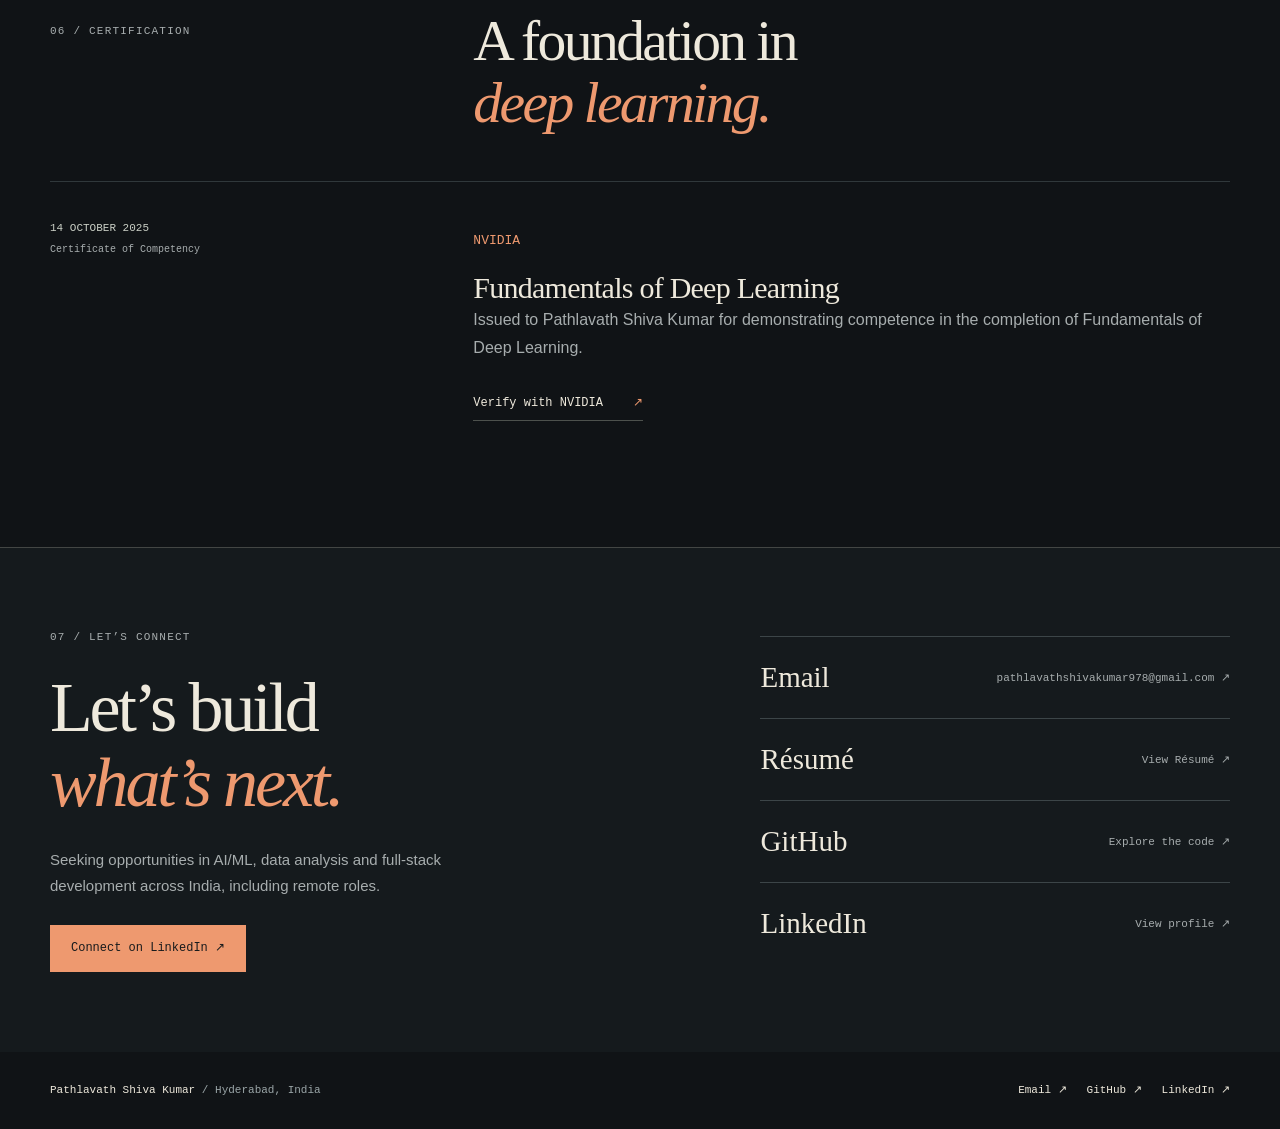
<file: shiva_portfolio/index.html>
<!doctype html><html lang="en"><head><meta charset="utf-8"><meta name="viewport" content="width=device-width,initial-scale=1"><title>Pathlavath Shiva Kumar | AI/ML, Data Analysis &amp; Full-Stack Development</title><meta name="description" content="Computer-vision prototypes, explainable machine learning and full-stack applications by Pathlavath Shiva Kumar, B.Tech CSE at IIIT Vadodara."><meta name="theme-color" content="#101316"><meta property="og:type" content="website"><meta property="og:title" content="Pathlavath Shiva Kumar | AI/ML, Data Analysis &amp; Full-Stack Development"><meta property="og:description" content="Computer-vision prototypes, explainable machine learning and full-stack applications by Pathlavath Shiva Kumar, B.Tech CSE at IIIT Vadodara."><meta property="og:site_name" content="Pathlavath Shiva Kumar"><meta name="twitter:card" content="summary"><link rel="canonical" href="https://shivakumar9121.github.io/shiva_portfolio/"><meta property="og:url" content="https://shivakumar9121.github.io/shiva_portfolio/"><link rel="icon" type="image/svg+xml" href="data:image/svg+xml,%3Csvg xmlns='http://www.w3.org/2000/svg' viewBox='0 0 32 32'%3E%3Crect width='32' height='32' fill='%23182532'/%3E%3Ctext x='16' y='23' text-anchor='middle' font-size='23' font-family='Georgia' fill='white'%3ES%3C/text%3E%3C/svg%3E"><link rel="stylesheet" href="/design.css"><script type="application/ld+json">{"@context": "https://schema.org", "@type": "Person", "name": "Pathlavath Shiva Kumar", "url": "https://shivakumar9121.github.io/shiva_portfolio/", "sameAs": ["https://github.com/shivakumar9121", "https://www.linkedin.com/in/pathlavath-shiva-kumar-441517321/"], "affiliation": {"@type": "CollegeOrUniversity", "name": "Indian Institute of Information Technology Vadodara"}}</script></head><body><a class="skip" href="#main">Skip to content</a><header class="site-header"><div class="wrap nav"><a class="wordmark" href="/shiva_portfolio/" aria-label="Shiva Kumar home"><span class="brand-mark">S<span>.</span></span><span>shiva <b>kumar</b></span></a><nav aria-label="Main navigation"><a href="/shiva_portfolio/#work">Work</a><a href="/shiva_portfolio/#about">About</a><a href="/shiva_portfolio/#experience">Experience</a><a href="/shiva_portfolio/#skills">Stack</a><a href="/shiva_portfolio/#contact">Contact</a></nav><a class="status" href="/shiva_portfolio/#contact"><i></i>Seeking opportunities</a></div></header><main id="main"><section class="hero-shell"><div class="wrap hero"><div class="hero-copy"><p class="eyebrow"><span class="accent">●</span> AI/ML · DATA ANALYSIS · FULL STACK</p><p class="hero-name">PATHLAVATH SHIVA KUMAR</p><h1>From data<br>to <em>working</em><br>ideas.</h1><p class="hero-summary">I build document AI tools, computer-vision prototypes, analytical dashboards and web applications. Final-year CSE at <strong>IIIT Vadodara.</strong></p><div class="hero-actions"><a class="button" href="#work">Explore the work <span>↗</span></a><a href="/resume.pdf" class="quiet-link" target="_blank" rel="noopener">View Résumé ↗</a><a href="https://github.com/shivakumar9121" class="quiet-link">GitHub ↗</a></div></div><div class="hero-art" aria-label="Three areas of my work: machine learning, data analysis and full-stack development"><div class="art-top"><span class="mini-dot"></span> THE IMPLEMENTATION MAP <span>01—03</span></div><svg viewBox="0 0 560 490" role="img" aria-label="Data, models and interfaces connected through implementation"><defs><radialGradient id="glow"><stop stop-color="#d57751" stop-opacity=".12"/><stop offset="1" stop-color="#d57751" stop-opacity="0"/></radialGradient></defs><circle cx="280" cy="250" r="200" fill="url(#glow)"/><g fill="none" stroke="#343b3f"><circle cx="280" cy="250" r="165"/><circle cx="280" cy="250" r="112" stroke-dasharray="2 8"/><path d="M280 86 L424 333 L136 333 Z"/><path d="M280 86V250L424 333M280 250L136 333"/></g><g class="orbit" fill="#d99069"><circle cx="280" cy="85" r="3"/><circle cx="424" cy="332" r="3"/><circle cx="137" cy="333" r="3"/></g><g fill="#13191d" stroke="#454c50"><circle cx="280" cy="250" r="49"/><circle cx="280" cy="85" r="28"/><circle cx="424" cy="333" r="28"/><circle cx="136" cy="333" r="28"/></g><g class="diagram-type" text-anchor="middle"><text x="280" y="259" class="center-initial">SK</text><text x="280" y="90" fill="#ec9b71">01</text><text x="424" y="338" fill="#b5c69e">02</text><text x="136" y="338" fill="#b4b3d5">03</text><text x="280" y="29" class="node-title">AI / ML</text><text x="280" y="47">Pixels → predictions</text><text x="432" y="387" class="node-title">DATA ANALYSIS</text><text x="432" y="407">Data → explanations</text><text x="128" y="387" class="node-title">FULL STACK</text><text x="128" y="407">Events → conversations</text></g><g fill="#819096"><circle cx="67" cy="176" r="2"/><circle cx="475" cy="132" r="2"/><circle cx="366" cy="442" r="2"/><circle cx="55" cy="422" r="2"/><path d="M67 176L101 130M475 132L494 169M366 442L401 459" stroke="#343b3f"/></g></svg><div class="art-caption"><span>DATA → MODEL → INTERFACE</span><span class="accent">Built to be explored ↗</span></div></div></div><div class="wrap status-strip"><span><i class="mini-dot"></i> Hyderabad, India <span class="dim">/ Open to remote</span></span><span>IIIT Vadodara <span class="dim">/ CSE ’27</span></span><a href="#contact">Let’s connect ↗</a></div></section>
<section class="wrap explore-section"><div class="explore-intro"><p class="eyebrow">A CLOSER LOOK</p><h2>Follow the<br><em>implementation.</em></h2><p>Choose a focus to explore how the parts fit together.</p></div><div class="explorer"><div class="explorer-tabs" role="tablist" aria-label="Explore technical areas"><button role="tab" id="tab-0" aria-controls="panel-0" aria-selected="true" tabindex="0">AI / ML</button><button role="tab" id="tab-1" aria-controls="panel-1" aria-selected="false" tabindex="-1">Data analysis</button><button role="tab" id="tab-2" aria-controls="panel-2" aria-selected="false" tabindex="-1">Full stack</button></div><div class="explorer-panel" id="panel-0" role="tabpanel" aria-labelledby="tab-0" tabindex="0" ><p class="eyebrow">AI/ML · COMPUTER VISION</p><h3>A frame becomes a prediction.</h3><p>Image preprocessing, residual feature extraction and attention connect a webcam frame to a two-class output.</p><ol class="pipeline" aria-label="Implementation pipeline"><li><span>01</span>Image / frame</li><li><span>02</span>RGB + resize</li><li><span>03</span>Darknet-53</li><li><span>04</span>Attention</li><li><span>05</span>Two-class output</li></ol><a class="text-link" href="/driver-drowsiness.html">Explore the case study <span>↗</span></a></div><div class="explorer-panel" id="panel-1" role="tabpanel" aria-labelledby="tab-1" tabindex="0" hidden><p class="eyebrow">DATA ANALYSIS · MACHINE LEARNING</p><h3>A prediction becomes an explanation.</h3><p>Data preparation, model comparison and SHAP connect customer records to explorable churn-risk estimates.</p><ol class="pipeline" aria-label="Implementation pipeline"><li><span>01</span>Customer CSV</li><li><span>02</span>Prepare features</li><li><span>03</span>Compare models</li><li><span>04</span>Save artifacts</li><li><span>05</span>Streamlit + SHAP</li></ol><a class="text-link" href="/bank-churn.html">Explore the case study <span>↗</span></a></div><div class="explorer-panel" id="panel-2" role="tabpanel" aria-labelledby="tab-2" tabindex="0" hidden><p class="eyebrow">FULL-STACK DEVELOPMENT</p><h3>A message becomes a conversation.</h3><p>React screens, an HTTP API, MongoDB and Socket.IO connect account identity, stored history and live events.</p><ol class="pipeline" aria-label="Implementation pipeline"><li><span>01</span>React screens</li><li><span>02</span>Express HTTP</li><li><span>03</span>JWT middleware</li><li><span>04</span>MongoDB</li><li><span>05</span>Socket.IO events</li></ol><a class="text-link" href="/mern-chat.html">Explore the case study <span>↗</span></a></div></div></section>
<section id="work" class="wrap section"><div class="section-heading"><p class="eyebrow">01 / WORK</p><div><h2>Built. Tested.<br><em>Understood.</em></h2><p class="section-deck">Explore the implementation, decisions and current limits behind each project.</p></div></div><article class="project"><div class="project-copy"><p class="eyebrow"><span class="accent">01</span> / AI ENGINEERING · RETRIEVAL-AUGMENTED GENERATION</p><h3>PDF RAG Assistant</h3><p class="project-deck">PDF question answering with hybrid retrieval, cross-encoder reranking and streamed answers with page citations.</p><div class="tags"><span>Python</span><span>Streamlit</span><span>ChromaDB</span><span>Sentence Transformers</span><span>BM25</span><span>Groq</span></div><a class="text-link" href="/pdf-rag-assistant.html">Read the case study <span aria-hidden="true">↗</span></a></div><a class="project-visual diagram" href="/pdf-rag-assistant.html" aria-label="Read PDF RAG Assistant case study"><div class="small-pipeline"><div><span>01</span>PDF extraction</div><div><span>02</span>Hybrid retrieval</div><div><span>03</span>Cross-encoder reranking</div><div><span>04</span>Cited response</div></div></a></article><article class="project"><div class="project-copy"><p class="eyebrow"><span class="accent">02</span> / AI/ML · COMPUTER VISION</p><h3>Driver Drowsiness Detection</h3><p class="project-deck">A PyTorch image classifier connected to an OpenCV webcam workflow.</p><div class="tags"><span>Python</span><span>PyTorch</span><span>torchvision</span><span>OpenCV</span></div><a class="text-link" href="/driver-drowsiness.html">Read the case study <span aria-hidden="true">↗</span></a></div><a class="project-visual diagram" href="/driver-drowsiness.html" aria-label="Read Driver Drowsiness Detection case study"><div class="small-pipeline"><div><span>01</span>Image input</div><div><span>02</span>Residual backbone</div><div><span>03</span>Attention</div><div><span>04</span>Prediction</div></div></a></article><article class="project"><div class="project-copy"><p class="eyebrow"><span class="accent">03</span> / DATA ANALYSIS · MACHINE LEARNING</p><h3>Bank Customer Churn — ML & Explainability Dashboard</h3><p class="project-deck">Five classifiers, SHAP explanations and an interface for exploring customer churn risk.</p><div class="tags"><span>Python</span><span>Pandas</span><span>scikit-learn</span><span>XGBoost</span><span>SHAP</span><span>Streamlit</span></div><a class="text-link" href="/bank-churn.html">Read the case study <span aria-hidden="true">↗</span></a></div><a class="project-visual churn" href="/bank-churn.html" aria-label="Read Bank Customer Churn — ML &amp; Explainability Dashboard case study"><img src="/churn.webp" alt="Existing SHAP feature-importance figure from the repository’s recorded experiment." loading="lazy" width="1200" height="1125"></a></article><article class="project"><div class="project-copy"><p class="eyebrow"><span class="accent">04</span> / FULL-STACK DEVELOPMENT</p><h3>MERN Real-Time Chat Application</h3><p class="project-deck">React account screens, persistent conversations and live message events with Socket.IO.</p><div class="tags"><span>JavaScript</span><span>React</span><span>Node.js</span><span>Express</span><span>MongoDB</span><span>Socket.IO</span></div><a class="text-link" href="/mern-chat.html">Read the case study <span aria-hidden="true">↗</span></a></div><a class="project-visual chat" href="/mern-chat.html" aria-label="Read MERN Real-Time Chat Application case study"><img src="/chat.webp" alt="Existing local application screenshot from the repository. It is not a live demo." loading="lazy" width="1200" height="675"></a></article><aside class="more-work"><p class="eyebrow">ALSO ON GITHUB</p><h3>Nassau Candy — Product-Line Profitability Dashboard</h3><p>Exploring how product revenue, gross profit and regional performance relate, using Pandas, Plotly and Streamlit.</p><a href="https://github.com/shivakumar9121/Nassau-Candy-Product-Line-Profitability-Dashboard" class="text-link">Explore the dashboard repository ↗</a></aside></section>
<section id="about" class="wrap section"><div class="section-heading"><p class="eyebrow">02 / ABOUT</p><h2>Curiosity, translated<br>into <em>code.</em></h2></div><div class="about-grid"><p class="lead">My work connects data and models to interfaces people can use.</p><div><p>I’m Pathlavath Shiva Kumar, a final-year Computer Science and Engineering student at IIIT Vadodara. My projects span retrieval-augmented generation, computer vision, tabular machine learning, data analysis and full-stack development.</p><p>I’ve completed a Software Development Engineer internship at Xerlon and a Data Analyst internship at Unified Mentor. I’m now seeking job and internship opportunities where I can contribute through implementation, analysis and careful problem-solving.</p><p>This portfolio focuses on the work itself: what I implemented, how it is structured and what I would improve next.</p></div></div></section>
<section id="experience" class="wrap section"><div class="section-heading"><p class="eyebrow">03 / EXPERIENCE</p><h2>Where I’ve<br><em>contributed.</em></h2></div><article class="timeline"><p class="dates">JUL — AUG 2026<br><span>Completed internship</span></p><div><h3>Software Development Engineer Intern</h3><p class="company">Xerlon</p><p>Contributed to assigned engineering projects through code implementation, testing and delivery. Applied problem-solving and engineering judgment to assigned development tasks.</p><p class="fine">27 July – 31 August 2026</p></div></article><article class="timeline"><p class="dates">MAY — JUL 2026<br><span>Completed internship</span></p><div><h3>Data Analyst Intern</h3><p class="company">Unified Mentor Pvt. Ltd.</p><p>Developed Python workflows for bank customer-churn analysis, prepared and engineered features, compared classification models, and built Streamlit views with SHAP explanations.</p><p class="fine">10 May – 25 July 2026</p></div></article></section>
<section id="skills" class="wrap section"><div class="section-heading"><p class="eyebrow">04 / TECHNICAL FOCUS</p><h2>The tools.<br><em>The evidence.</em></h2></div><div class="skill-grid"><div><h3>AI / ML</h3><p>Python · PyTorch · OpenCV · scikit-learn · XGBoost · SHAP · Sentence Transformers · ChromaDB · BM25</p><a href="/pdf-rag-assistant.html">Document AI case study ↗</a></div><div><h3>Data analysis</h3><p>Pandas · NumPy · Matplotlib · Plotly · Streamlit</p><a href="/bank-churn.html">Churn-analysis case study ↗</a></div><div><h3>Full stack</h3><p>JavaScript · React · Node.js · Express · MongoDB · Socket.IO</p><a href="/mern-chat.html">Chat-application case study ↗</a></div></div></section>
<section id="education" class="wrap section"><div class="section-heading"><p class="eyebrow">05 / EDUCATION</p><h2>The <em>foundation.</em></h2></div><div class="education"><div><h3>Indian Institute of Information Technology Vadodara</h3><p>B.Tech, Computer Science and Engineering</p><p class="fine">August 2023 – May 2027 · Expected graduation</p></div><div><h4>Narayana Junior College</h4><p>Intermediate (Class XII) · Telangana State Board<br><span class="fine">June 2021 – March 2023</span></p><h4>Chaitanya Vidyalayam</h4><p>SSC (Class X) · Telangana<br><span class="fine">Completed 2021</span></p></div></div></section>
<section id="certification" class="wrap section"><div class="section-heading"><p class="eyebrow">06 / CERTIFICATION</p><h2>A foundation in<br><em>deep learning.</em></h2></div><article class="timeline"><p class="dates">14 OCTOBER 2025<br><span>Certificate of Competency</span></p><div><p class="company">NVIDIA</p><h3>Fundamentals of Deep Learning</h3><p>Issued to Pathlavath Shiva Kumar for demonstrating competence in the completion of Fundamentals of Deep Learning.</p><a class="text-link" href="https://learn.nvidia.com/certificates?id=mJ376tgtTH6GW4vM675hIA">Verify with NVIDIA <span>↗</span></a></div></article></section><section id="contact" class="contact"><div class="wrap contact-grid"><div><p class="eyebrow">07 / LET’S CONNECT</p><h2>Let’s build<br><em>what’s next.</em></h2><p>Seeking opportunities in AI/ML, data analysis and full-stack development across India, including remote roles.</p><a href="https://www.linkedin.com/in/pathlavath-shiva-kumar-441517321/" class="button light">Connect on LinkedIn ↗</a></div><div class="contact-links"><a href="mailto:pathlavathshivakumar978@gmail.com"><span>Email</span><span>pathlavathshivakumar978@gmail.com ↗</span></a><a href="/resume.pdf" target="_blank" rel="noopener"><span>Résumé</span><span>View Résumé ↗</span></a><a href="https://github.com/shivakumar9121"><span>GitHub</span><span>Explore the code ↗</span></a><a href="https://www.linkedin.com/in/pathlavath-shiva-kumar-441517321/"><span>LinkedIn</span><span>View profile ↗</span></a></div></div></section></main><footer class="wrap footer"><p>Pathlavath Shiva Kumar <span class="muted">/ Hyderabad, India</span></p><div><a href="mailto:pathlavathshivakumar978@gmail.com">Email ↗</a> &nbsp; <a href="https://github.com/shivakumar9121">GitHub ↗</a> &nbsp; <a href="https://www.linkedin.com/in/pathlavath-shiva-kumar-441517321/">LinkedIn ↗</a></div></footer><script src="/interactions.js" defer></script></body></html>
</file>
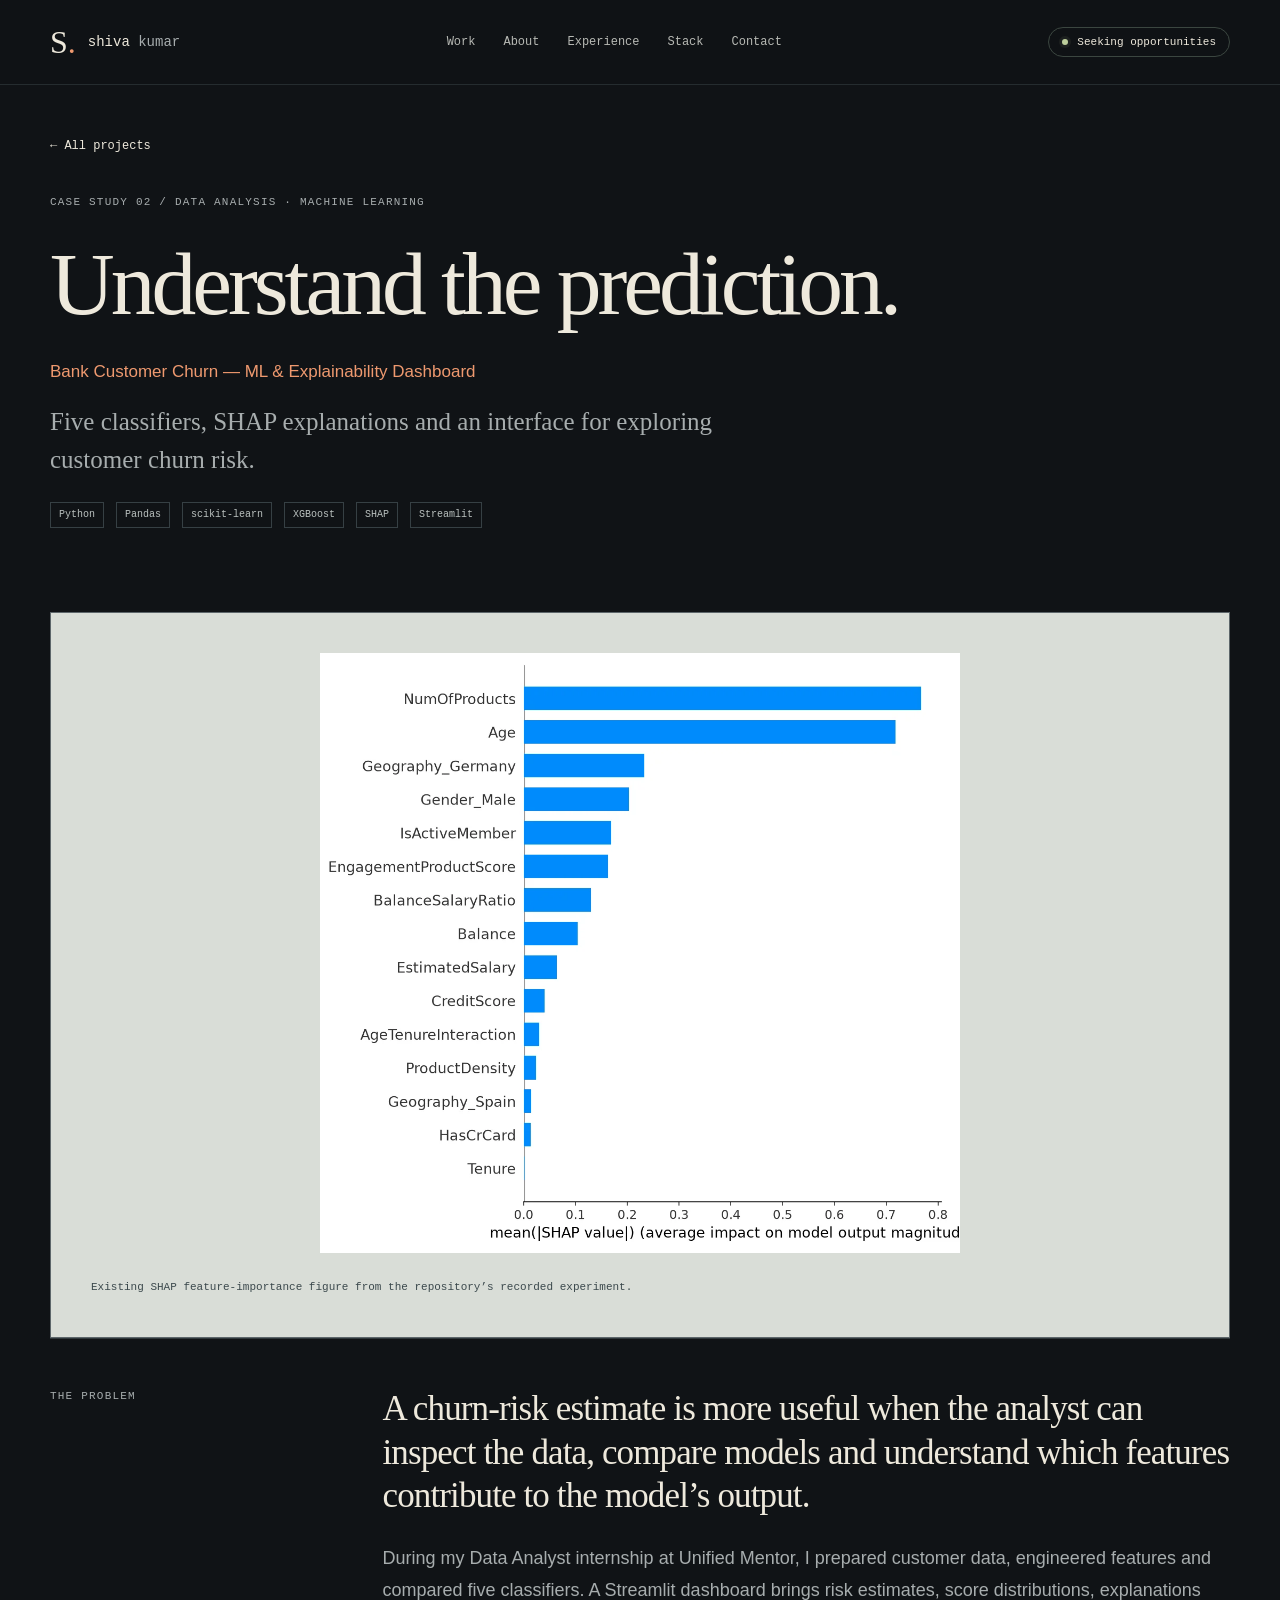
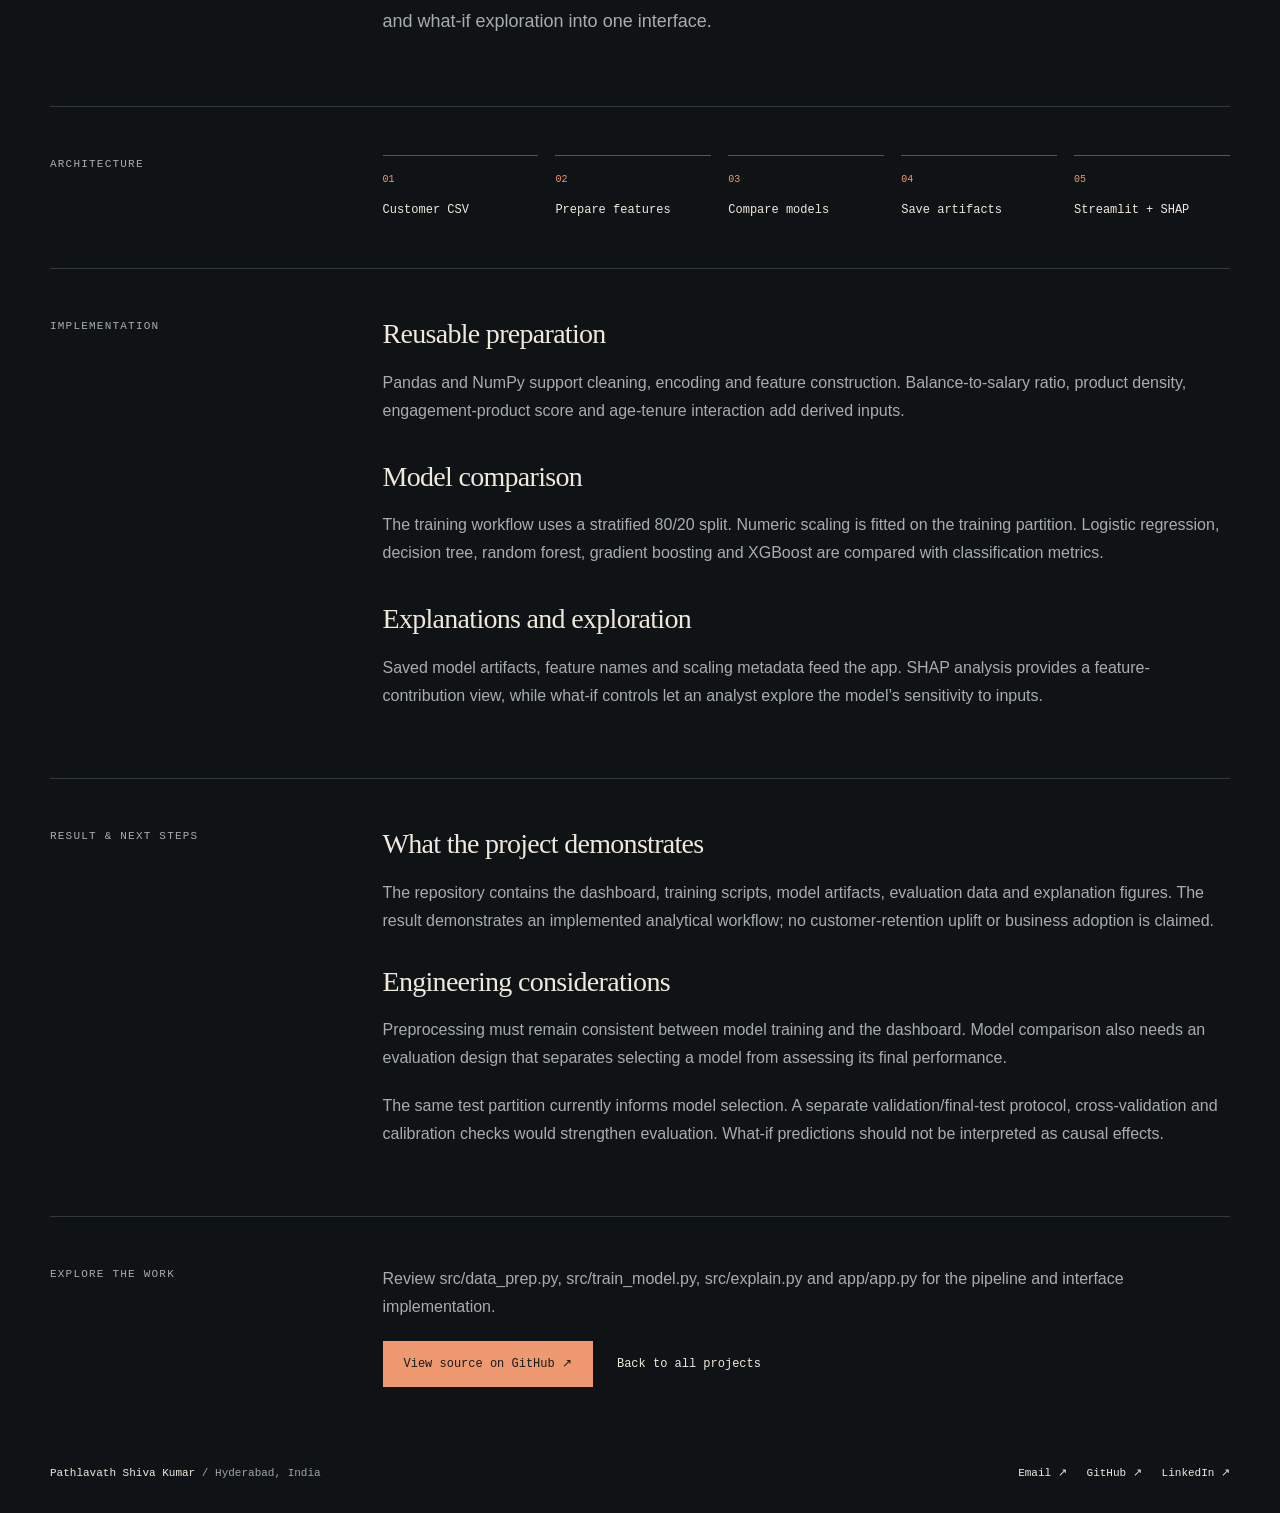
<file: bank-churn.html>
<!doctype html><html lang="en"><head><meta charset="utf-8"><meta name="viewport" content="width=device-width,initial-scale=1"><title>Bank Customer Churn — ML &amp; Explainability Dashboard | Pathlavath Shiva Kumar</title><meta name="description" content="Five classifiers, SHAP explanations and an interface for exploring customer churn risk."><meta name="theme-color" content="#101316"><meta property="og:type" content="website"><meta property="og:title" content="Bank Customer Churn — ML &amp; Explainability Dashboard | Pathlavath Shiva Kumar"><meta property="og:description" content="Five classifiers, SHAP explanations and an interface for exploring customer churn risk."><meta property="og:site_name" content="Pathlavath Shiva Kumar"><meta name="twitter:card" content="summary"><link rel="canonical" href="https://shivakumar9121.github.io/bank-churn.html"><meta property="og:url" content="https://shivakumar9121.github.io/bank-churn.html"><link rel="icon" type="image/svg+xml" href="data:image/svg+xml,%3Csvg xmlns='http://www.w3.org/2000/svg' viewBox='0 0 32 32'%3E%3Crect width='32' height='32' fill='%23182532'/%3E%3Ctext x='16' y='23' text-anchor='middle' font-size='23' font-family='Georgia' fill='white'%3ES%3C/text%3E%3C/svg%3E"><link rel="stylesheet" href="/design.css"><script type="application/ld+json">{"@context": "https://schema.org", "@type": "Person", "name": "Pathlavath Shiva Kumar", "url": "https://shivakumar9121.github.io/shiva_portfolio/", "sameAs": ["https://github.com/shivakumar9121", "https://www.linkedin.com/in/pathlavath-shiva-kumar-441517321/"], "affiliation": {"@type": "CollegeOrUniversity", "name": "Indian Institute of Information Technology Vadodara"}}</script></head><body><a class="skip" href="#main">Skip to content</a><header class="site-header"><div class="wrap nav"><a class="wordmark" href="/shiva_portfolio/" aria-label="Shiva Kumar home"><span class="brand-mark">S<span>.</span></span><span>shiva <b>kumar</b></span></a><nav aria-label="Main navigation"><a href="/shiva_portfolio/#work">Work</a><a href="/shiva_portfolio/#about">About</a><a href="/shiva_portfolio/#experience">Experience</a><a href="/shiva_portfolio/#skills">Stack</a><a href="/shiva_portfolio/#contact">Contact</a></nav><a class="status" href="/shiva_portfolio/#contact"><i></i>Seeking opportunities</a></div></header><main id="main"><section class="wrap case-hero"><a class="back" href="/shiva_portfolio/#work">← All projects</a><p class="eyebrow">CASE STUDY 02 / DATA ANALYSIS · MACHINE LEARNING</p><h1>Understand the prediction.</h1><p class="case-name">Bank Customer Churn — ML & Explainability Dashboard</p><p class="lead">Five classifiers, SHAP explanations and an interface for exploring customer churn risk.</p><div class="tags"><span>Python</span><span>Pandas</span><span>scikit-learn</span><span>XGBoost</span><span>SHAP</span><span>Streamlit</span></div></section><div class="wrap"><figure class="case-figure"><img src="/churn.webp" alt="Existing SHAP feature-importance figure from the repository’s recorded experiment." width="1200" height="1125" loading="lazy"><figcaption>Existing SHAP feature-importance figure from the repository’s recorded experiment.</figcaption></figure></div><section class="wrap case-section"><p class="eyebrow">THE PROBLEM</p><div><h2>A churn-risk estimate is more useful when the analyst can inspect the data, compare models and understand which features contribute to the model’s output.</h2><p class="large-copy">During my Data Analyst internship at Unified Mentor, I prepared customer data, engineered features and compared five classifiers. A Streamlit dashboard brings risk estimates, score distributions, explanations and what-if exploration into one interface.</p></div></section><section class="wrap case-section"><p class="eyebrow">ARCHITECTURE</p><div><ol class="pipeline" aria-label="Implementation pipeline"><li><span>01</span>Customer CSV</li><li><span>02</span>Prepare features</li><li><span>03</span>Compare models</li><li><span>04</span>Save artifacts</li><li><span>05</span>Streamlit + SHAP</li></ol></div></section><section class="wrap case-section"><p class="eyebrow">IMPLEMENTATION</p><div><article class="decision"><h3>Reusable preparation</h3><p>Pandas and NumPy support cleaning, encoding and feature construction. Balance-to-salary ratio, product density, engagement-product score and age-tenure interaction add derived inputs.</p></article><article class="decision"><h3>Model comparison</h3><p>The training workflow uses a stratified 80/20 split. Numeric scaling is fitted on the training partition. Logistic regression, decision tree, random forest, gradient boosting and XGBoost are compared with classification metrics.</p></article><article class="decision"><h3>Explanations and exploration</h3><p>Saved model artifacts, feature names and scaling metadata feed the app. SHAP analysis provides a feature-contribution view, while what-if controls let an analyst explore the model’s sensitivity to inputs.</p></article></div></section><section class="wrap case-section"><p class="eyebrow">RESULT & NEXT STEPS</p><div><h3>What the project demonstrates</h3><p>The repository contains the dashboard, training scripts, model artifacts, evaluation data and explanation figures. The result demonstrates an implemented analytical workflow; no customer-retention uplift or business adoption is claimed.</p><h3 class="subheading">Engineering considerations</h3><p>Preprocessing must remain consistent between model training and the dashboard. Model comparison also needs an evaluation design that separates selecting a model from assessing its final performance.</p><p>The same test partition currently informs model selection. A separate validation/final-test protocol, cross-validation and calibration checks would strengthen evaluation. What-if predictions should not be interpreted as causal effects.</p></div></section><section class="wrap case-section"><p class="eyebrow">EXPLORE THE WORK</p><div><p>Review src/data_prep.py, src/train_model.py, src/explain.py and app/app.py for the pipeline and interface implementation.</p><a href="https://github.com/shivakumar9121/bank-churn-dashboard" class="button">View source on GitHub ↗</a><a class="back secondary-back" href="/shiva_portfolio/#work">Back to all projects</a></div></section></main><footer class="wrap footer"><p>Pathlavath Shiva Kumar <span class="muted">/ Hyderabad, India</span></p><div><a href="mailto:pathlavathshivakumar978@gmail.com">Email ↗</a> &nbsp; <a href="https://github.com/shivakumar9121">GitHub ↗</a> &nbsp; <a href="https://www.linkedin.com/in/pathlavath-shiva-kumar-441517321/">LinkedIn ↗</a></div></footer><script src="/interactions.js" defer></script></body></html>
</file>
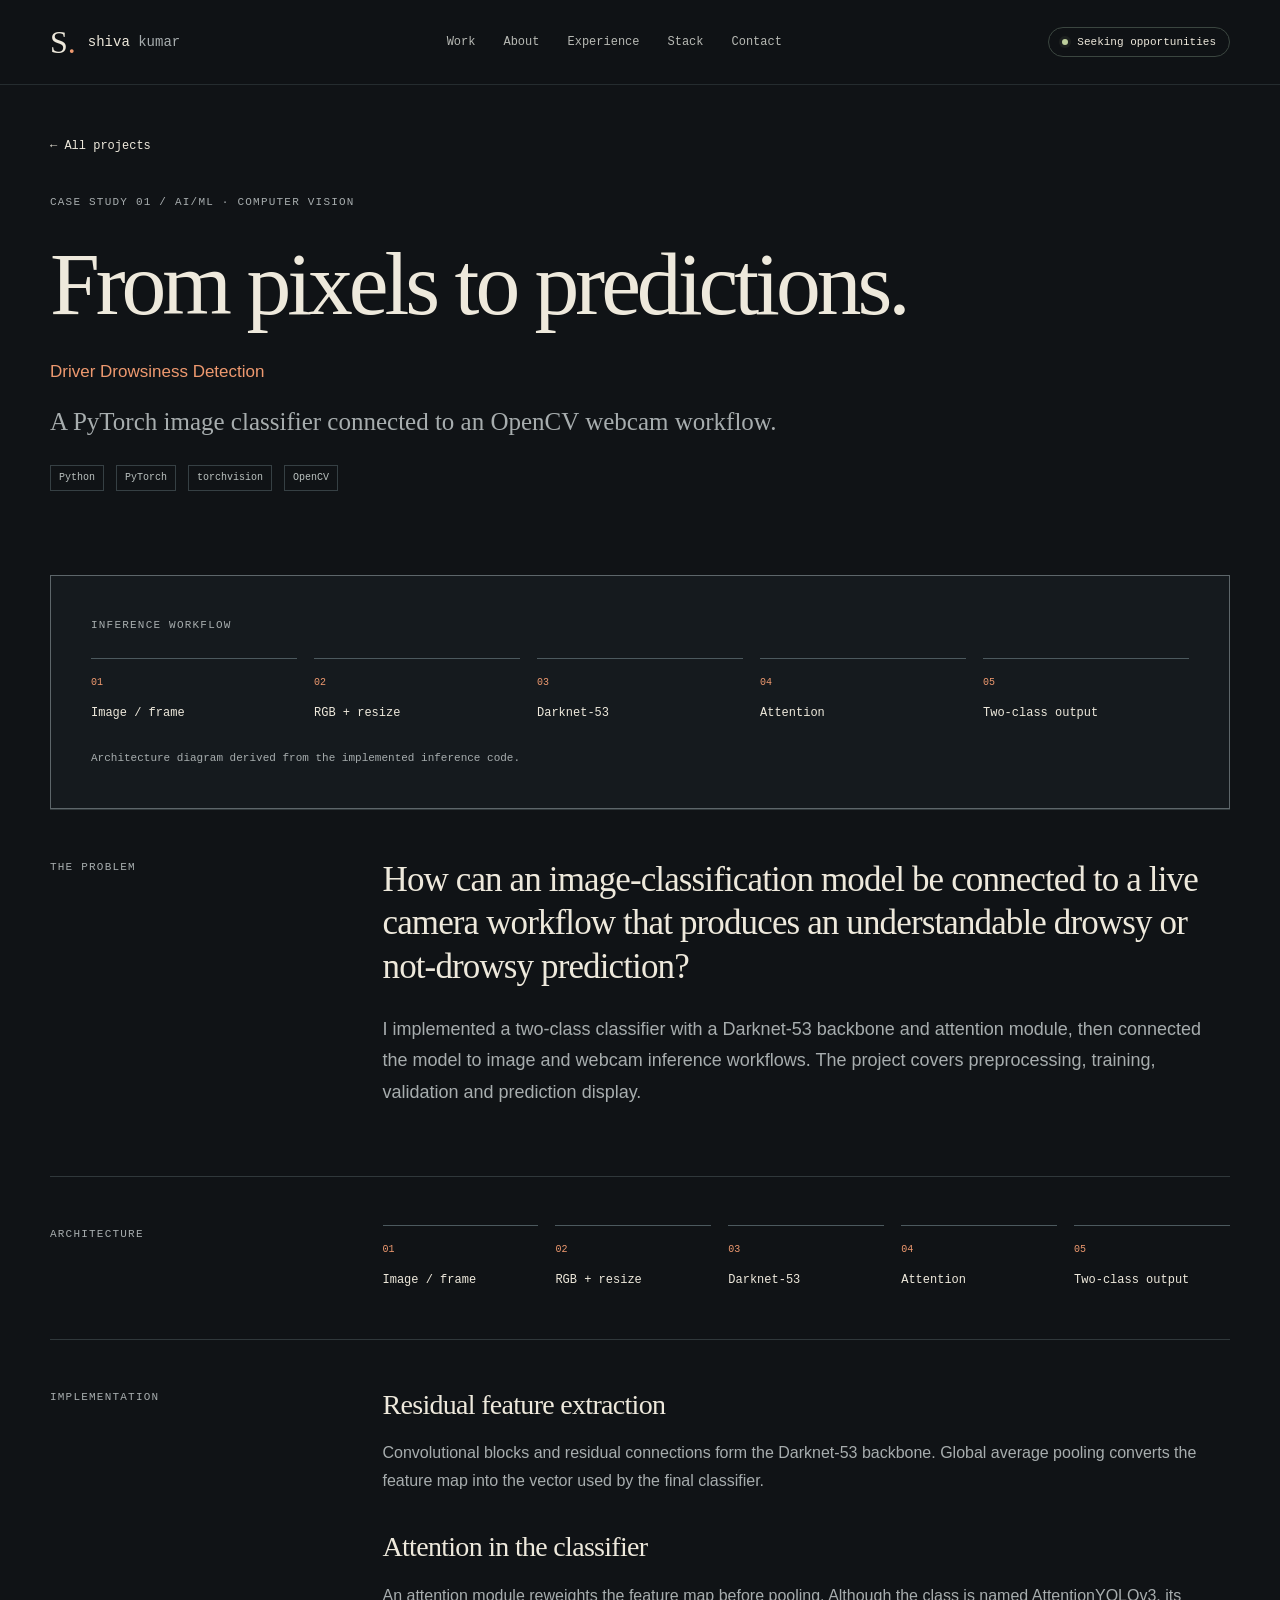
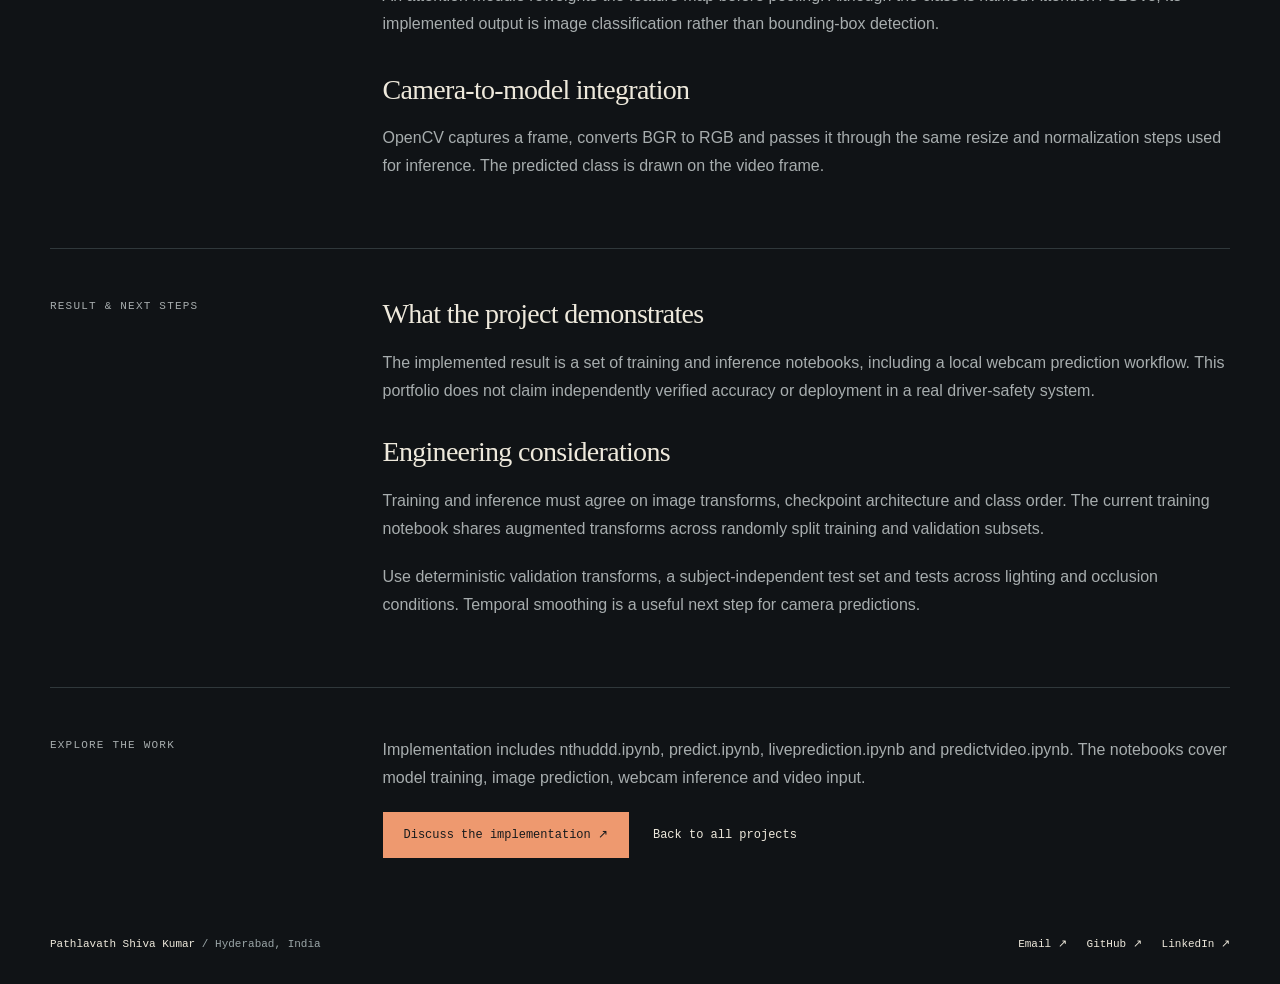
<file: driver-drowsiness.html>
<!doctype html><html lang="en"><head><meta charset="utf-8"><meta name="viewport" content="width=device-width,initial-scale=1"><title>Driver Drowsiness Detection | Pathlavath Shiva Kumar</title><meta name="description" content="A PyTorch image classifier connected to an OpenCV webcam workflow."><meta name="theme-color" content="#101316"><meta property="og:type" content="website"><meta property="og:title" content="Driver Drowsiness Detection | Pathlavath Shiva Kumar"><meta property="og:description" content="A PyTorch image classifier connected to an OpenCV webcam workflow."><meta property="og:site_name" content="Pathlavath Shiva Kumar"><meta name="twitter:card" content="summary"><link rel="canonical" href="https://shivakumar9121.github.io/driver-drowsiness.html"><meta property="og:url" content="https://shivakumar9121.github.io/driver-drowsiness.html"><link rel="icon" type="image/svg+xml" href="data:image/svg+xml,%3Csvg xmlns='http://www.w3.org/2000/svg' viewBox='0 0 32 32'%3E%3Crect width='32' height='32' fill='%23182532'/%3E%3Ctext x='16' y='23' text-anchor='middle' font-size='23' font-family='Georgia' fill='white'%3ES%3C/text%3E%3C/svg%3E"><link rel="stylesheet" href="/design.css"><script type="application/ld+json">{"@context": "https://schema.org", "@type": "Person", "name": "Pathlavath Shiva Kumar", "url": "https://shivakumar9121.github.io/shiva_portfolio/", "sameAs": ["https://github.com/shivakumar9121", "https://www.linkedin.com/in/pathlavath-shiva-kumar-441517321/"], "affiliation": {"@type": "CollegeOrUniversity", "name": "Indian Institute of Information Technology Vadodara"}}</script></head><body><a class="skip" href="#main">Skip to content</a><header class="site-header"><div class="wrap nav"><a class="wordmark" href="/shiva_portfolio/" aria-label="Shiva Kumar home"><span class="brand-mark">S<span>.</span></span><span>shiva <b>kumar</b></span></a><nav aria-label="Main navigation"><a href="/shiva_portfolio/#work">Work</a><a href="/shiva_portfolio/#about">About</a><a href="/shiva_portfolio/#experience">Experience</a><a href="/shiva_portfolio/#skills">Stack</a><a href="/shiva_portfolio/#contact">Contact</a></nav><a class="status" href="/shiva_portfolio/#contact"><i></i>Seeking opportunities</a></div></header><main id="main"><section class="wrap case-hero"><a class="back" href="/shiva_portfolio/#work">← All projects</a><p class="eyebrow">CASE STUDY 01 / AI/ML · COMPUTER VISION</p><h1>From pixels to predictions.</h1><p class="case-name">Driver Drowsiness Detection</p><p class="lead">A PyTorch image classifier connected to an OpenCV webcam workflow.</p><div class="tags"><span>Python</span><span>PyTorch</span><span>torchvision</span><span>OpenCV</span></div></section><div class="wrap"><figure class="case-figure schematic"><p class="eyebrow">INFERENCE WORKFLOW</p><ol class="pipeline" aria-label="Implementation pipeline"><li><span>01</span>Image / frame</li><li><span>02</span>RGB + resize</li><li><span>03</span>Darknet-53</li><li><span>04</span>Attention</li><li><span>05</span>Two-class output</li></ol><figcaption>Architecture diagram derived from the implemented inference code.</figcaption></figure></div><section class="wrap case-section"><p class="eyebrow">THE PROBLEM</p><div><h2>How can an image-classification model be connected to a live camera workflow that produces an understandable drowsy or not-drowsy prediction?</h2><p class="large-copy">I implemented a two-class classifier with a Darknet-53 backbone and attention module, then connected the model to image and webcam inference workflows. The project covers preprocessing, training, validation and prediction display.</p></div></section><section class="wrap case-section"><p class="eyebrow">ARCHITECTURE</p><div><ol class="pipeline" aria-label="Implementation pipeline"><li><span>01</span>Image / frame</li><li><span>02</span>RGB + resize</li><li><span>03</span>Darknet-53</li><li><span>04</span>Attention</li><li><span>05</span>Two-class output</li></ol></div></section><section class="wrap case-section"><p class="eyebrow">IMPLEMENTATION</p><div><article class="decision"><h3>Residual feature extraction</h3><p>Convolutional blocks and residual connections form the Darknet-53 backbone. Global average pooling converts the feature map into the vector used by the final classifier.</p></article><article class="decision"><h3>Attention in the classifier</h3><p>An attention module reweights the feature map before pooling. Although the class is named AttentionYOLOv3, its implemented output is image classification rather than bounding-box detection.</p></article><article class="decision"><h3>Camera-to-model integration</h3><p>OpenCV captures a frame, converts BGR to RGB and passes it through the same resize and normalization steps used for inference. The predicted class is drawn on the video frame.</p></article></div></section><section class="wrap case-section"><p class="eyebrow">RESULT & NEXT STEPS</p><div><h3>What the project demonstrates</h3><p>The implemented result is a set of training and inference notebooks, including a local webcam prediction workflow. This portfolio does not claim independently verified accuracy or deployment in a real driver-safety system.</p><h3 class="subheading">Engineering considerations</h3><p>Training and inference must agree on image transforms, checkpoint architecture and class order. The current training notebook shares augmented transforms across randomly split training and validation subsets.</p><p>Use deterministic validation transforms, a subject-independent test set and tests across lighting and occlusion conditions. Temporal smoothing is a useful next step for camera predictions.</p></div></section><section class="wrap case-section"><p class="eyebrow">EXPLORE THE WORK</p><div><p>Implementation includes nthuddd.ipynb, predict.ipynb, liveprediction.ipynb and predictvideo.ipynb. The notebooks cover model training, image prediction, webcam inference and video input.</p><a href="https://www.linkedin.com/in/pathlavath-shiva-kumar-441517321/" class="button">Discuss the implementation ↗</a><a class="back secondary-back" href="/shiva_portfolio/#work">Back to all projects</a></div></section></main><footer class="wrap footer"><p>Pathlavath Shiva Kumar <span class="muted">/ Hyderabad, India</span></p><div><a href="mailto:pathlavathshivakumar978@gmail.com">Email ↗</a> &nbsp; <a href="https://github.com/shivakumar9121">GitHub ↗</a> &nbsp; <a href="https://www.linkedin.com/in/pathlavath-shiva-kumar-441517321/">LinkedIn ↗</a></div></footer><script src="/interactions.js" defer></script></body></html>
</file>
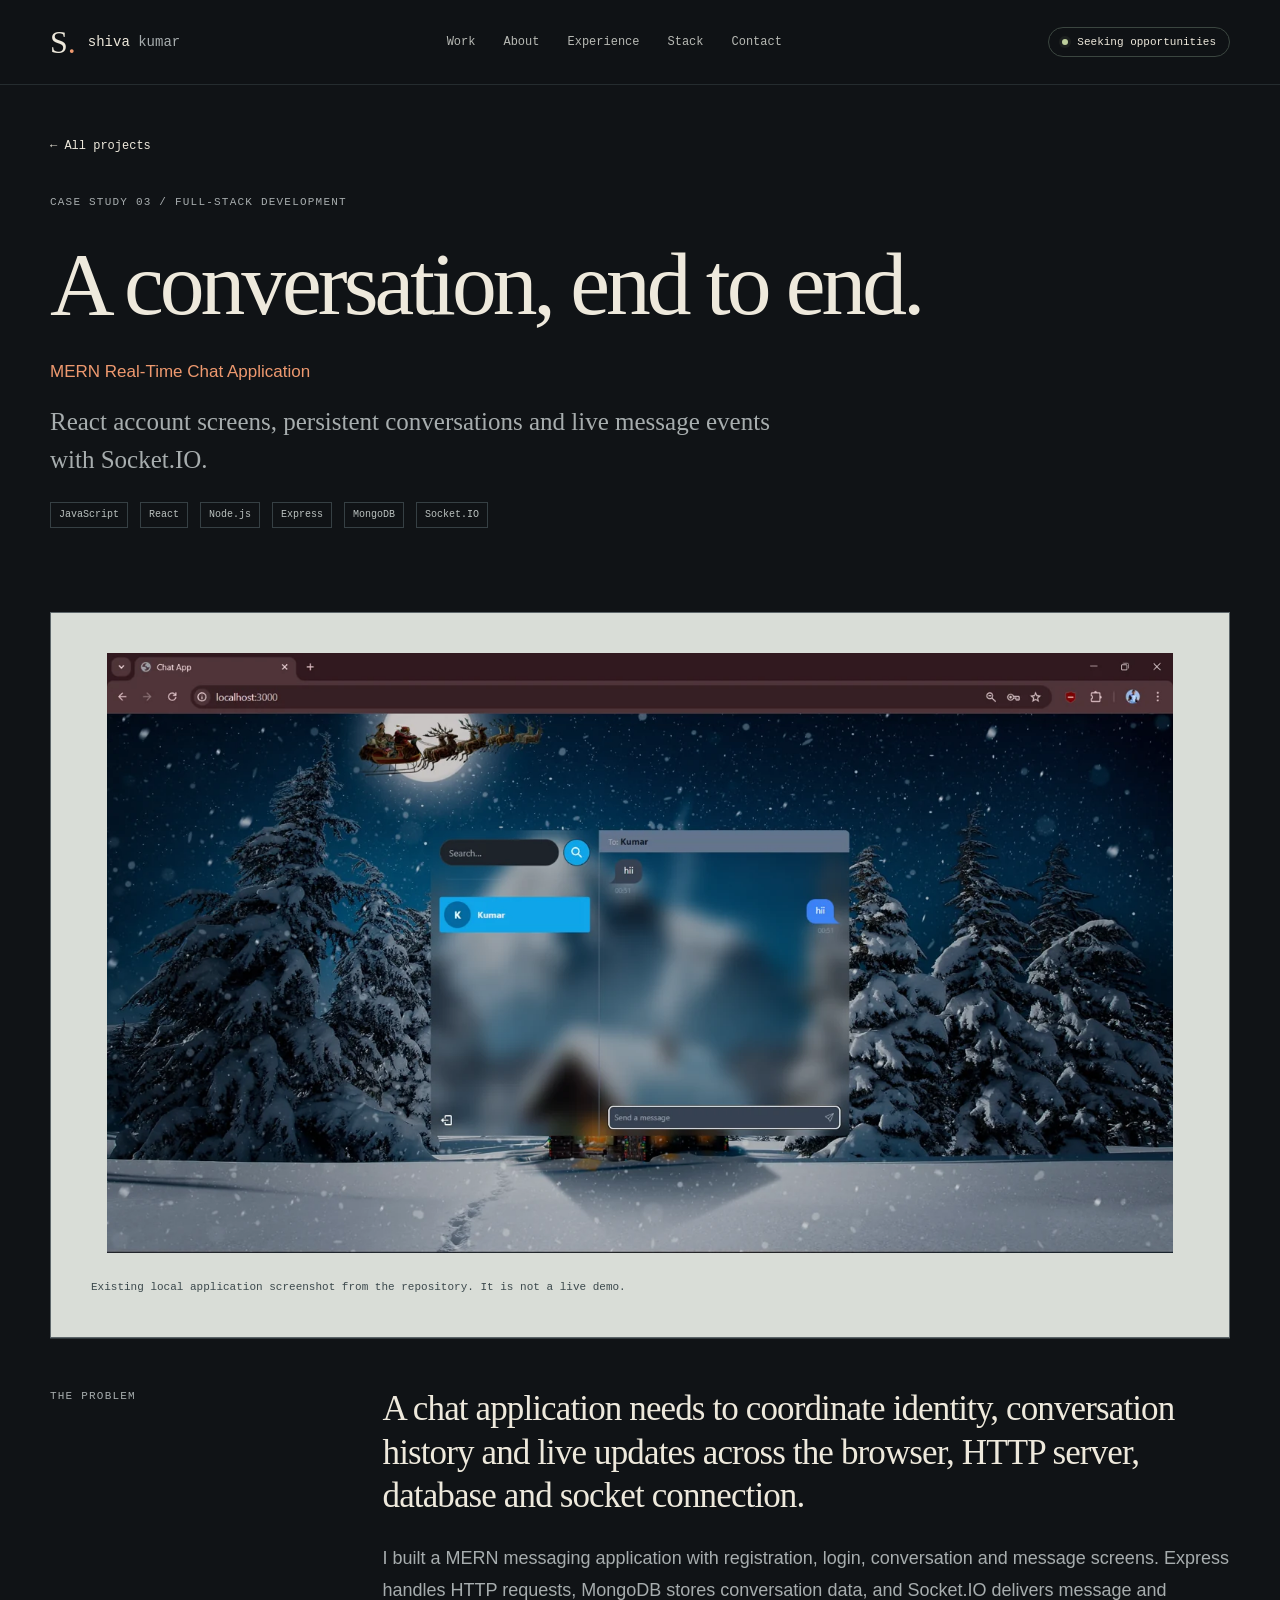
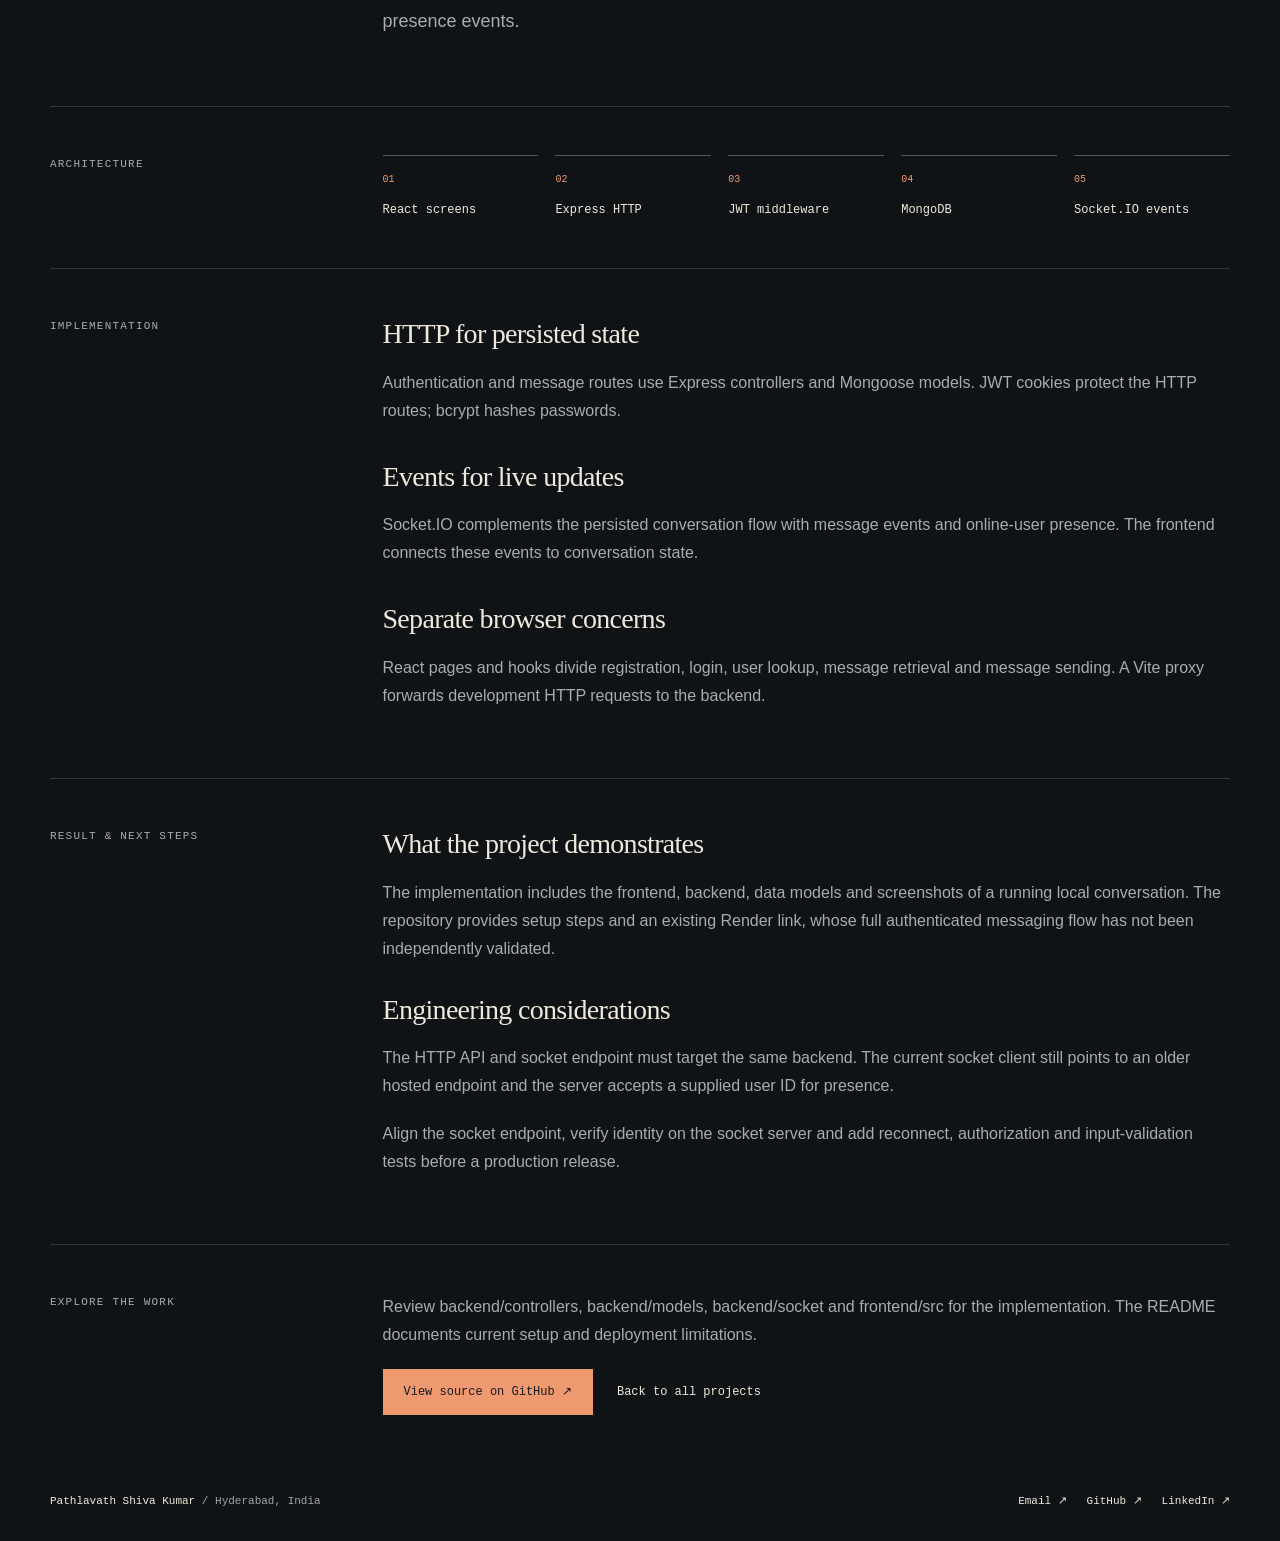
<file: mern-chat.html>
<!doctype html><html lang="en"><head><meta charset="utf-8"><meta name="viewport" content="width=device-width,initial-scale=1"><title>MERN Real-Time Chat Application | Pathlavath Shiva Kumar</title><meta name="description" content="React account screens, persistent conversations and live message events with Socket.IO."><meta name="theme-color" content="#101316"><meta property="og:type" content="website"><meta property="og:title" content="MERN Real-Time Chat Application | Pathlavath Shiva Kumar"><meta property="og:description" content="React account screens, persistent conversations and live message events with Socket.IO."><meta property="og:site_name" content="Pathlavath Shiva Kumar"><meta name="twitter:card" content="summary"><link rel="canonical" href="https://shivakumar9121.github.io/mern-chat.html"><meta property="og:url" content="https://shivakumar9121.github.io/mern-chat.html"><link rel="icon" type="image/svg+xml" href="data:image/svg+xml,%3Csvg xmlns='http://www.w3.org/2000/svg' viewBox='0 0 32 32'%3E%3Crect width='32' height='32' fill='%23182532'/%3E%3Ctext x='16' y='23' text-anchor='middle' font-size='23' font-family='Georgia' fill='white'%3ES%3C/text%3E%3C/svg%3E"><link rel="stylesheet" href="/design.css"><script type="application/ld+json">{"@context": "https://schema.org", "@type": "Person", "name": "Pathlavath Shiva Kumar", "url": "https://shivakumar9121.github.io/shiva_portfolio/", "sameAs": ["https://github.com/shivakumar9121", "https://www.linkedin.com/in/pathlavath-shiva-kumar-441517321/"], "affiliation": {"@type": "CollegeOrUniversity", "name": "Indian Institute of Information Technology Vadodara"}}</script></head><body><a class="skip" href="#main">Skip to content</a><header class="site-header"><div class="wrap nav"><a class="wordmark" href="/shiva_portfolio/" aria-label="Shiva Kumar home"><span class="brand-mark">S<span>.</span></span><span>shiva <b>kumar</b></span></a><nav aria-label="Main navigation"><a href="/shiva_portfolio/#work">Work</a><a href="/shiva_portfolio/#about">About</a><a href="/shiva_portfolio/#experience">Experience</a><a href="/shiva_portfolio/#skills">Stack</a><a href="/shiva_portfolio/#contact">Contact</a></nav><a class="status" href="/shiva_portfolio/#contact"><i></i>Seeking opportunities</a></div></header><main id="main"><section class="wrap case-hero"><a class="back" href="/shiva_portfolio/#work">← All projects</a><p class="eyebrow">CASE STUDY 03 / FULL-STACK DEVELOPMENT</p><h1>A conversation, end to end.</h1><p class="case-name">MERN Real-Time Chat Application</p><p class="lead">React account screens, persistent conversations and live message events with Socket.IO.</p><div class="tags"><span>JavaScript</span><span>React</span><span>Node.js</span><span>Express</span><span>MongoDB</span><span>Socket.IO</span></div></section><div class="wrap"><figure class="case-figure"><img src="/chat.webp" alt="Existing local application screenshot from the repository. It is not a live demo." width="1200" height="675" loading="lazy"><figcaption>Existing local application screenshot from the repository. It is not a live demo.</figcaption></figure></div><section class="wrap case-section"><p class="eyebrow">THE PROBLEM</p><div><h2>A chat application needs to coordinate identity, conversation history and live updates across the browser, HTTP server, database and socket connection.</h2><p class="large-copy">I built a MERN messaging application with registration, login, conversation and message screens. Express handles HTTP requests, MongoDB stores conversation data, and Socket.IO delivers message and presence events.</p></div></section><section class="wrap case-section"><p class="eyebrow">ARCHITECTURE</p><div><ol class="pipeline" aria-label="Implementation pipeline"><li><span>01</span>React screens</li><li><span>02</span>Express HTTP</li><li><span>03</span>JWT middleware</li><li><span>04</span>MongoDB</li><li><span>05</span>Socket.IO events</li></ol></div></section><section class="wrap case-section"><p class="eyebrow">IMPLEMENTATION</p><div><article class="decision"><h3>HTTP for persisted state</h3><p>Authentication and message routes use Express controllers and Mongoose models. JWT cookies protect the HTTP routes; bcrypt hashes passwords.</p></article><article class="decision"><h3>Events for live updates</h3><p>Socket.IO complements the persisted conversation flow with message events and online-user presence. The frontend connects these events to conversation state.</p></article><article class="decision"><h3>Separate browser concerns</h3><p>React pages and hooks divide registration, login, user lookup, message retrieval and message sending. A Vite proxy forwards development HTTP requests to the backend.</p></article></div></section><section class="wrap case-section"><p class="eyebrow">RESULT & NEXT STEPS</p><div><h3>What the project demonstrates</h3><p>The implementation includes the frontend, backend, data models and screenshots of a running local conversation. The repository provides setup steps and an existing Render link, whose full authenticated messaging flow has not been independently validated.</p><h3 class="subheading">Engineering considerations</h3><p>The HTTP API and socket endpoint must target the same backend. The current socket client still points to an older hosted endpoint and the server accepts a supplied user ID for presence.</p><p>Align the socket endpoint, verify identity on the socket server and add reconnect, authorization and input-validation tests before a production release.</p></div></section><section class="wrap case-section"><p class="eyebrow">EXPLORE THE WORK</p><div><p>Review backend/controllers, backend/models, backend/socket and frontend/src for the implementation. The README documents current setup and deployment limitations.</p><a href="https://github.com/shivakumar9121/mern-realtime-chat-application" class="button">View source on GitHub ↗</a><a class="back secondary-back" href="/shiva_portfolio/#work">Back to all projects</a></div></section></main><footer class="wrap footer"><p>Pathlavath Shiva Kumar <span class="muted">/ Hyderabad, India</span></p><div><a href="mailto:pathlavathshivakumar978@gmail.com">Email ↗</a> &nbsp; <a href="https://github.com/shivakumar9121">GitHub ↗</a> &nbsp; <a href="https://www.linkedin.com/in/pathlavath-shiva-kumar-441517321/">LinkedIn ↗</a></div></footer><script src="/interactions.js" defer></script></body></html>
</file>
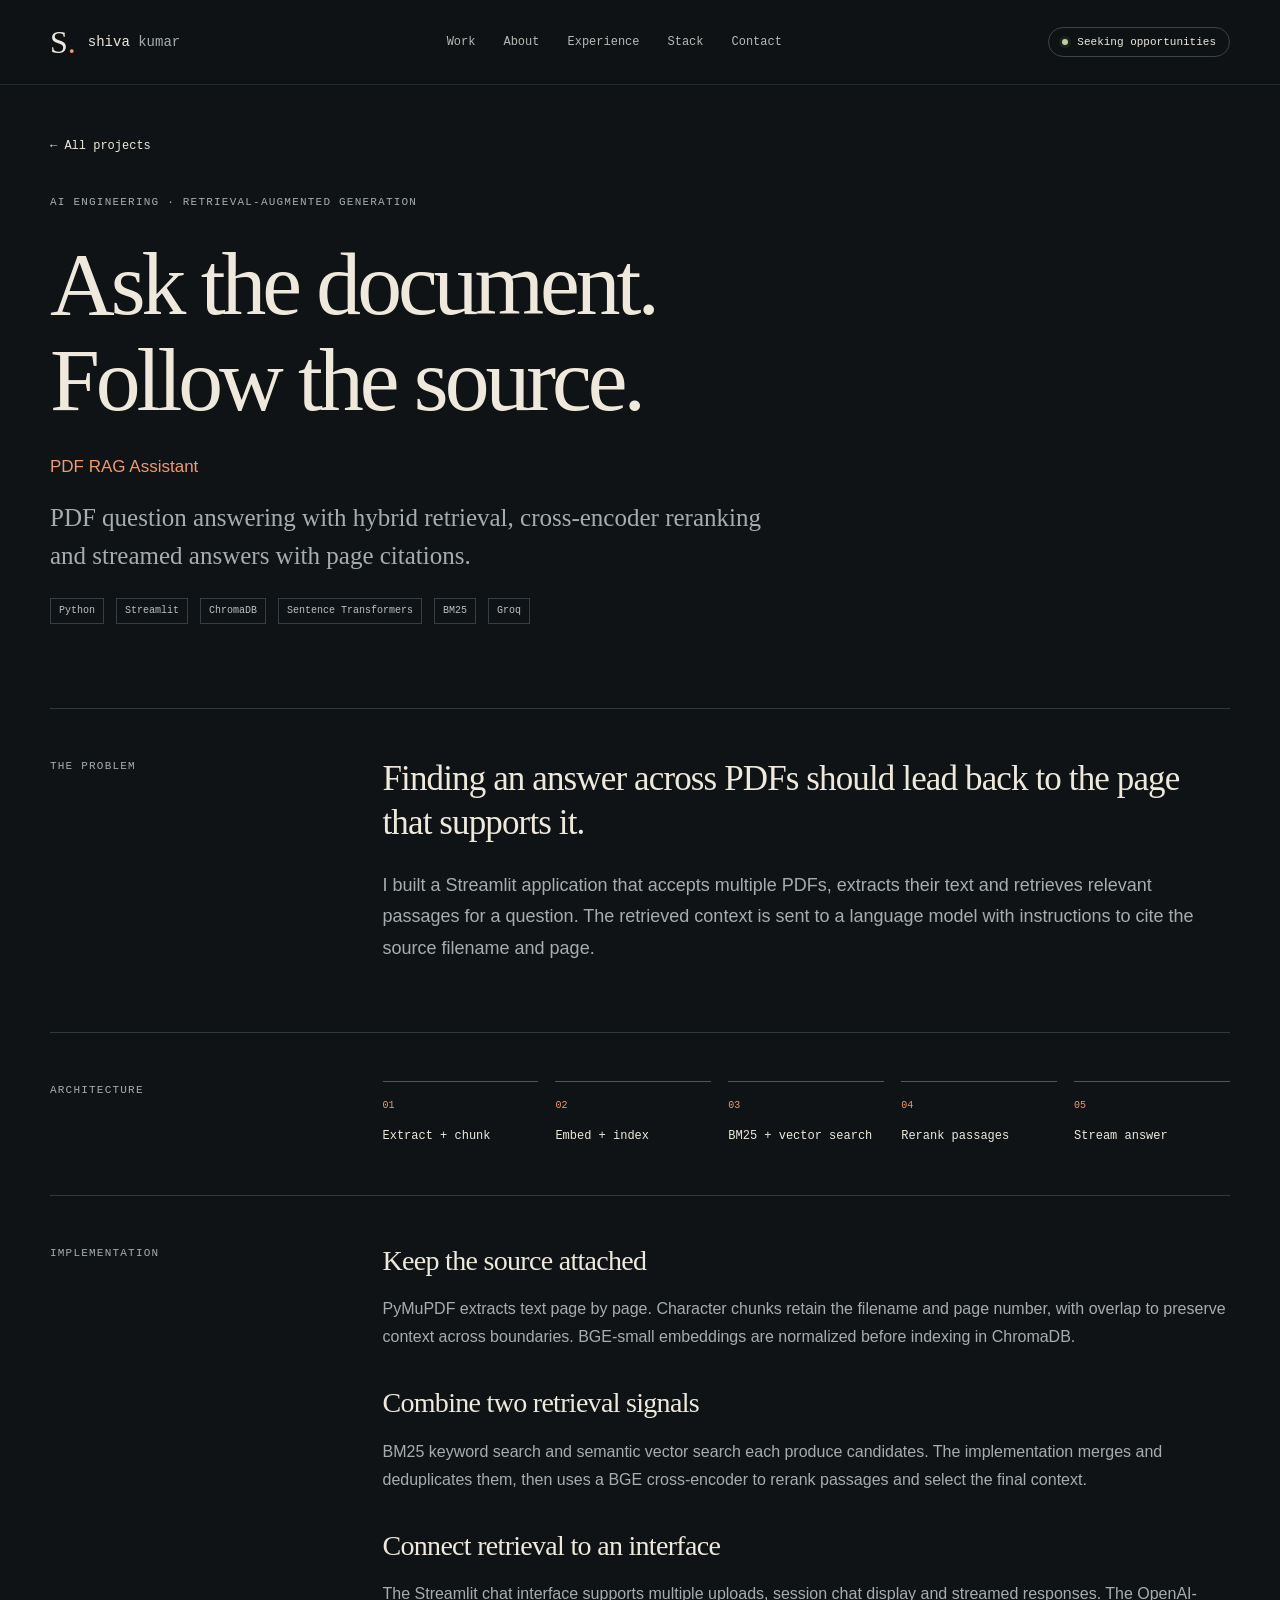
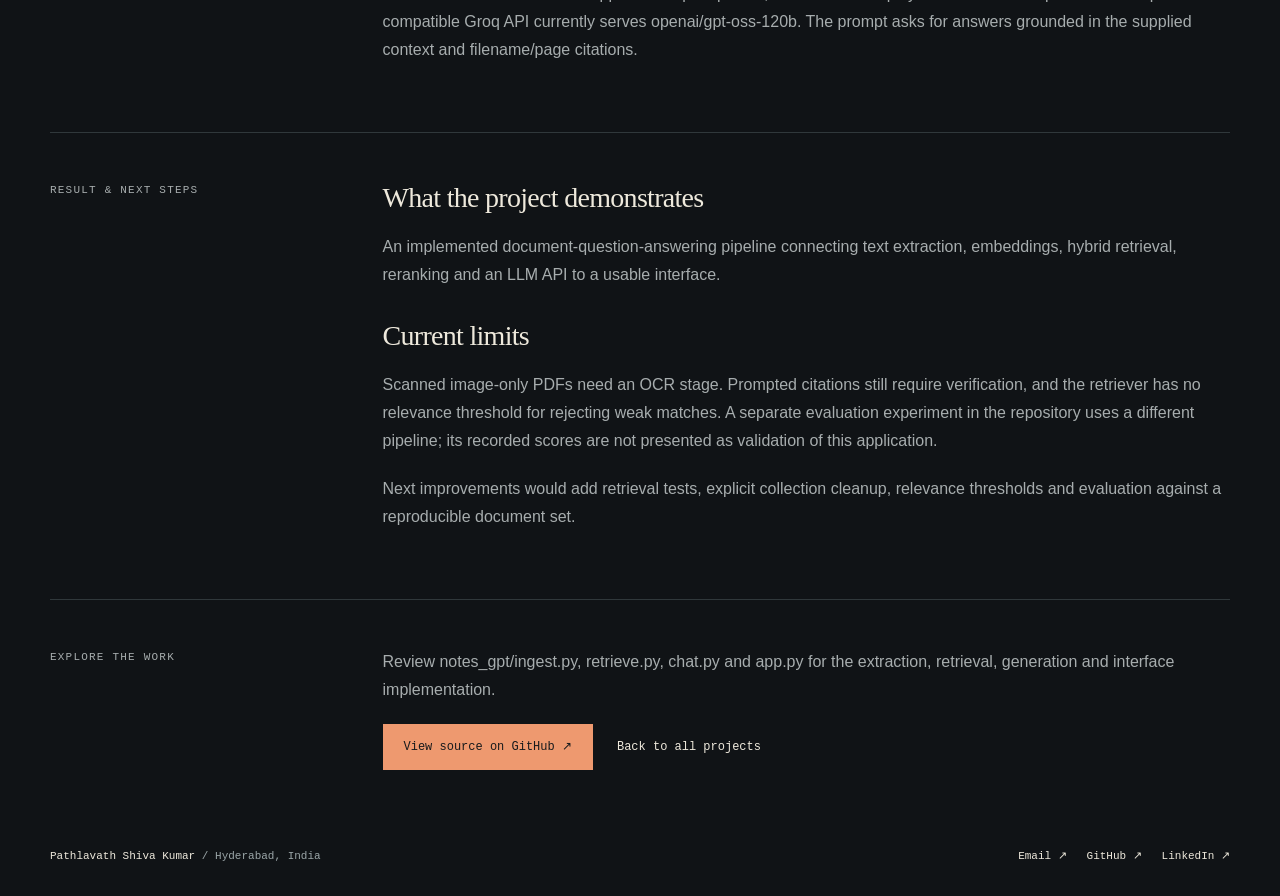
<file: pdf-rag-assistant.html>
<!doctype html><html lang="en"><head><meta charset="utf-8"><meta name="viewport" content="width=device-width,initial-scale=1"><title>PDF RAG Assistant | Pathlavath Shiva Kumar</title><meta name="description" content="PDF question answering with hybrid retrieval, cross-encoder reranking and streamed answers with page citations."><meta name="theme-color" content="#101316"><meta property="og:type" content="website"><meta property="og:title" content="PDF RAG Assistant | Pathlavath Shiva Kumar"><meta property="og:description" content="PDF question answering with hybrid retrieval, cross-encoder reranking and streamed answers with page citations."><meta property="og:site_name" content="Pathlavath Shiva Kumar"><meta name="twitter:card" content="summary"><link rel="canonical" href="https://shivakumar9121.github.io/pdf-rag-assistant.html"><meta property="og:url" content="https://shivakumar9121.github.io/pdf-rag-assistant.html"><link rel="icon" type="image/svg+xml" href="data:image/svg+xml,%3Csvg xmlns='http://www.w3.org/2000/svg' viewBox='0 0 32 32'%3E%3Crect width='32' height='32' fill='%23182532'/%3E%3Ctext x='16' y='23' text-anchor='middle' font-size='23' font-family='Georgia' fill='white'%3ES%3C/text%3E%3C/svg%3E"><link rel="stylesheet" href="/design.css"><script type="application/ld+json">{"@context": "https://schema.org", "@type": "Person", "name": "Pathlavath Shiva Kumar", "url": "https://shivakumar9121.github.io/shiva_portfolio/", "sameAs": ["https://github.com/shivakumar9121", "https://www.linkedin.com/in/pathlavath-shiva-kumar-441517321/"], "affiliation": {"@type": "CollegeOrUniversity", "name": "Indian Institute of Information Technology Vadodara"}}</script></head><body><a class="skip" href="#main">Skip to content</a><header class="site-header"><div class="wrap nav"><a class="wordmark" href="/shiva_portfolio/" aria-label="Shiva Kumar home"><span class="brand-mark">S<span>.</span></span><span>shiva <b>kumar</b></span></a><nav aria-label="Main navigation"><a href="/shiva_portfolio/#work">Work</a><a href="/shiva_portfolio/#about">About</a><a href="/shiva_portfolio/#experience">Experience</a><a href="/shiva_portfolio/#skills">Stack</a><a href="/shiva_portfolio/#contact">Contact</a></nav><a class="status" href="/shiva_portfolio/#contact"><i></i>Seeking opportunities</a></div></header><main id="main"><section class="wrap case-hero"><a class="back" href="/shiva_portfolio/#work">← All projects</a><p class="eyebrow">AI ENGINEERING · RETRIEVAL-AUGMENTED GENERATION</p><h1>Ask the document.<br>Follow the source.</h1><p class="case-name">PDF RAG Assistant</p><p class="lead">PDF question answering with hybrid retrieval, cross-encoder reranking and streamed answers with page citations.</p><div class="tags"><span>Python</span><span>Streamlit</span><span>ChromaDB</span><span>Sentence Transformers</span><span>BM25</span><span>Groq</span></div></section>
<section class="wrap case-section"><p class="eyebrow">THE PROBLEM</p><div><h2>Finding an answer across PDFs should lead back to the page that supports it.</h2><p class="large-copy">I built a Streamlit application that accepts multiple PDFs, extracts their text and retrieves relevant passages for a question. The retrieved context is sent to a language model with instructions to cite the source filename and page.</p></div></section>
<section class="wrap case-section"><p class="eyebrow">ARCHITECTURE</p><div><ol class="pipeline" aria-label="Implementation pipeline"><li><span>01</span>Extract + chunk</li><li><span>02</span>Embed + index</li><li><span>03</span>BM25 + vector search</li><li><span>04</span>Rerank passages</li><li><span>05</span>Stream answer</li></ol></div></section>
<section class="wrap case-section"><p class="eyebrow">IMPLEMENTATION</p><div><article class="decision"><h3>Keep the source attached</h3><p>PyMuPDF extracts text page by page. Character chunks retain the filename and page number, with overlap to preserve context across boundaries. BGE-small embeddings are normalized before indexing in ChromaDB.</p></article><article class="decision"><h3>Combine two retrieval signals</h3><p>BM25 keyword search and semantic vector search each produce candidates. The implementation merges and deduplicates them, then uses a BGE cross-encoder to rerank passages and select the final context.</p></article><article class="decision"><h3>Connect retrieval to an interface</h3><p>The Streamlit chat interface supports multiple uploads, session chat display and streamed responses. The OpenAI-compatible Groq API currently serves openai/gpt-oss-120b. The prompt asks for answers grounded in the supplied context and filename/page citations.</p></article></div></section>
<section class="wrap case-section"><p class="eyebrow">RESULT & NEXT STEPS</p><div><h3>What the project demonstrates</h3><p>An implemented document-question-answering pipeline connecting text extraction, embeddings, hybrid retrieval, reranking and an LLM API to a usable interface.</p><h3 class="subheading">Current limits</h3><p>Scanned image-only PDFs need an OCR stage. Prompted citations still require verification, and the retriever has no relevance threshold for rejecting weak matches. A separate evaluation experiment in the repository uses a different pipeline; its recorded scores are not presented as validation of this application.</p><p>Next improvements would add retrieval tests, explicit collection cleanup, relevance thresholds and evaluation against a reproducible document set.</p></div></section>
<section class="wrap case-section"><p class="eyebrow">EXPLORE THE WORK</p><div><p>Review notes_gpt/ingest.py, retrieve.py, chat.py and app.py for the extraction, retrieval, generation and interface implementation.</p><a href="https://github.com/shivakumar9121/pdf-rag-assistant" class="button">View source on GitHub ↗</a><a class="back secondary-back" href="/shiva_portfolio/#work">Back to all projects</a></div></section></main><footer class="wrap footer"><p>Pathlavath Shiva Kumar <span class="muted">/ Hyderabad, India</span></p><div><a href="mailto:pathlavathshivakumar978@gmail.com">Email ↗</a> &nbsp; <a href="https://github.com/shivakumar9121">GitHub ↗</a> &nbsp; <a href="https://www.linkedin.com/in/pathlavath-shiva-kumar-441517321/">LinkedIn ↗</a></div></footer><script src="/interactions.js" defer></script></body></html>
</file>
<file: design.css>
:root{color-scheme:dark;--paper:#101316;--surface:#151a1e;--ink:#eee9dc;--muted:#a7adae;--accent:#ee996f;--line:#30383b;--serif:Georgia,'Times New Roman',serif;--sans:Arial,Helvetica,sans-serif;--mono:'Courier New',monospace}*{box-sizing:border-box}html{scroll-behavior:smooth;scroll-padding-top:100px}body{margin:0;background:var(--paper);color:var(--ink);font:16px/1.75 var(--sans);-webkit-font-smoothing:antialiased}::selection{background:#ee996f;color:#101316}a{color:inherit;text-underline-offset:6px;text-decoration-thickness:1px}button{font:inherit}a,button{touch-action:manipulation}a:focus-visible,button:focus-visible,[tabindex]:focus-visible{outline:2px solid var(--accent);outline-offset:5px}a:hover{color:var(--accent)}.wrap{width:min(1180px,calc(100% - 96px));margin-inline:auto}.site-header{position:sticky;top:0;z-index:20;background:#101316f5;border-bottom:1px solid #252c2f}.nav{height:84px;display:flex;align-items:center;justify-content:space-between;gap:28px}.wordmark{display:flex;align-items:center;gap:12px;text-decoration:none;font:14px var(--mono);white-space:nowrap}.wordmark b{font-weight:400;color:var(--muted)}.brand-mark{font:32px var(--serif);line-height:1}.brand-mark>span{color:var(--accent)}.nav nav{display:flex;gap:28px;font:12px var(--mono)}.nav nav a{text-decoration:none;color:#b7b9b4}.nav nav a:hover{color:var(--accent)}.status{display:flex;align-items:center;gap:9px;border:1px solid #3b4640;border-radius:30px;padding:8px 13px;font:11px var(--mono);text-decoration:none;white-space:nowrap}.status i,.mini-dot{display:inline-block;width:6px;height:6px;border-radius:50%;background:#bdce9c;box-shadow:0 0 0 3px #bdce9c12}.hero-shell{background:radial-gradient(ellipse at 78% 38%,#26302920,transparent 53%);position:relative}.hero{display:grid;grid-template-columns:1fr 1fr;gap:30px;padding:77px 0 65px;align-items:center}.hero-name{font:11px var(--mono);letter-spacing:.12em;color:#c8cbc5;margin:30px 0 20px}.eyebrow{font:11px/1.7 var(--mono);letter-spacing:.11em;color:var(--muted);text-transform:uppercase;margin:0 0 24px}h1,h2,h3,h4{font-family:var(--serif);font-weight:400;margin:0;line-height:1.07;letter-spacing:-.045em}h1{font-size:clamp(70px,7.8vw,116px)}h1 em,h2 em{color:var(--accent);font-weight:400}h2{font-size:clamp(40px,4.5vw,61px)}h3{font-size:34px;line-height:1.2;letter-spacing:-.025em}h4{font-size:25px;line-height:1.3}p{margin:0 0 20px}.hero-summary{max-width:465px;font-size:17px;line-height:1.7;color:var(--muted);margin:27px 0}.hero-summary strong{font-weight:400;color:var(--ink)}.hero-actions{display:flex;align-items:center;gap:26px;flex-wrap:wrap}.button{display:inline-flex;align-items:center;justify-content:space-between;gap:30px;padding:12px 20px;background:var(--accent);color:#171a1c;text-decoration:none;font:12px/1.7 var(--mono);border:1px solid var(--accent)}.button:hover{background:#f0ac8b;color:#101316}.quiet-link{font:12px var(--mono);text-decoration:none}.hero-art{padding:25px 0 0}.art-top{display:flex;align-items:center;gap:12px;font:10px var(--mono);letter-spacing:.1em;color:var(--muted)}.art-top>span:last-child{margin-left:auto;color:#7e888b}.hero-art svg{display:block;width:100%;height:auto;overflow:visible;margin:24px 0 5px}.diagram-type{font:10px var(--mono);fill:#929d9f}.diagram-type .node-title{fill:#dbdcd1;font-size:11px;letter-spacing:1px}.diagram-type .center-initial{font:30px var(--serif);fill:#eee9dc}.art-caption{display:flex;justify-content:space-between;border-top:1px solid var(--line);padding:20px 0;font:10px var(--mono);letter-spacing:.03em;color:var(--muted);gap:15px}.status-strip{border-top:1px solid var(--line);border-bottom:1px solid var(--line);display:flex;justify-content:space-between;gap:25px;padding:22px 0;font:11px/1.5 var(--mono)}.status-strip .mini-dot{margin-right:10px}.status-strip a{text-decoration:none}.dim{color:#8d989b}.accent{color:var(--accent)}.muted{color:var(--muted)}.explore-section{display:grid;grid-template-columns:1fr 1.7fr;gap:80px;padding:105px 0}.explore-intro h2{font-size:44px}.explore-intro>p:last-child{color:var(--muted);font-size:14px;max-width:270px;margin-top:25px}.explorer{background:#14191c;border:1px solid var(--line);min-width:0}.explorer-tabs{display:flex;border-bottom:1px solid var(--line)}.explorer-tabs button{border:0;border-right:1px solid var(--line);padding:17px 22px;flex:1;background:transparent;color:var(--muted);font:12px var(--mono);cursor:pointer}.explorer-tabs button:last-child{border-right:0}.explorer-tabs [aria-selected=true]{color:var(--accent);background:#ee996f0b;box-shadow:inset 0 -2px var(--accent)}.explorer-panel{padding:30px}.explorer-panel[hidden]{display:none}.explorer-panel h3{font-size:29px}.explorer-panel>p:not(.eyebrow){font-size:14px;color:var(--muted);margin:18px 0 23px}.explorer-panel .eyebrow{font-size:10px;margin-bottom:15px}.explorer-panel .pipeline{gap:10px}.explorer-panel .pipeline li{font-size:10px}.section{border-top:1px solid var(--line);padding:72px 0 90px}.section-heading{display:grid;grid-template-columns:1fr 2fr;gap:45px;margin-bottom:48px;align-items:start}.section-heading>.eyebrow{padding-top:12px}.section-deck{font-size:15px;color:var(--muted);max-width:510px;margin:25px 0 0}.project{display:grid;grid-template-columns:1fr 1fr;gap:75px;padding:55px 0;border-top:1px solid var(--line);align-items:center}.project-copy h3{font-size:35px}.project-copy .eyebrow{font-size:10px;margin-bottom:18px}.project-deck{color:var(--muted);margin:22px 0;font-size:15px;max-width:450px}.tags{display:flex;flex-wrap:wrap;gap:8px 12px;margin:24px 0;font:10px/1.8 var(--mono);color:#bac1bf}.tags span{border:1px solid #364044;padding:3px 8px}.text-link{display:inline-flex;align-items:center;gap:30px;font:12px/1.6 var(--mono);margin-top:12px;text-decoration:none;border-bottom:1px solid #4d514d;padding-bottom:7px}.text-link span{color:var(--accent)}.project-visual{position:relative;background:#192024;border:1px solid #3c4549;min-height:285px;display:flex;align-items:center;justify-content:center;overflow:hidden;text-decoration:none;transition:border-color .2s,transform .2s}.project-visual:hover{transform:translateY(-3px);border-color:var(--accent)}.project-visual img{display:block;width:100%;height:auto}.project-visual.churn{padding:22px;background:#dadbd5}.project-visual.churn img{width:73%;max-height:320px;object-fit:contain}.project-visual.diagram{background:radial-gradient(ellipse at 40% 50%,#263034,#13191c);padding:40px}.small-pipeline{display:grid;grid-template-columns:1fr 1fr;gap:28px;width:100%}.small-pipeline>div{font:22px/1.35 var(--serif);border-top:1px solid #566064;padding-top:18px}.small-pipeline span{display:block;font:10px var(--mono);color:var(--accent);margin-bottom:12px}.more-work{border-top:1px solid var(--line);padding-top:30px;margin-top:14px;display:grid;grid-template-columns:1fr 2fr;gap:0 45px}.more-work h3{font-size:28px}.more-work>p:not(.eyebrow),.more-work>.text-link{grid-column:2}.more-work>p:not(.eyebrow){color:var(--muted);font-size:14px;margin:18px 0 0}.more-work>.text-link{justify-self:start}.about-grid{display:grid;grid-template-columns:1fr 2fr;gap:45px}.lead{font:27px/1.5 var(--serif);color:var(--ink)}.about-grid>.lead{color:var(--accent);font-size:28px;max-width:300px}.about-grid>div{max-width:690px;color:var(--muted)}.timeline{display:grid;grid-template-columns:1fr 2fr;gap:45px;border-top:1px solid var(--line);padding:36px 0}.dates{font:11px/1.9 var(--mono);color:#cbd0c6}.dates span{color:var(--muted);font-size:10px}.timeline h3{font-size:30px}.company{color:var(--accent);font:13px var(--mono);margin:15px 0 22px}.timeline>div>p:not(.company){color:var(--muted)}.fine{font:11px/1.8 var(--mono);color:var(--muted)}.skill-grid{display:grid;grid-template-columns:repeat(3,1fr);gap:40px}.skill-grid>div{border-top:1px solid var(--line);padding-top:27px}.skill-grid h3{font-size:30px}.skill-grid p{color:var(--muted);margin:22px 0;font:12px/2.2 var(--mono);min-height:90px}.skill-grid a{font:11px/1.7 var(--mono)}.education{display:grid;grid-template-columns:1.3fr 1fr;gap:80px}.education h3{font-size:31px;line-height:1.35;margin-bottom:20px}.education p{color:var(--muted);font-size:14px;margin:14px 0 22px}.education .fine{font-size:11px}.education>div:last-child{border-left:1px solid var(--line);padding-left:40px}.contact{border-top:1px solid #434644;background:#151a1d;padding:80px 0}.contact-grid{display:grid;grid-template-columns:1.3fr 1fr;gap:100px}.contact h2{font-size:70px}.contact p:not(.eyebrow){color:var(--muted);font-size:15px;max-width:480px;margin:26px 0}.contact-links{align-self:center}.contact-links a{display:flex;justify-content:space-between;align-items:center;padding:24px 0;border-top:1px solid #3c4548;gap:20px;text-decoration:none}.contact-links a>span:first-child{font:29px var(--serif)}.contact-links a>span:last-child{font:11px var(--mono);color:var(--muted)}.footer{padding:30px 0;display:flex;justify-content:space-between;gap:24px;font:11px/1.6 var(--mono)}.footer p{margin:0}.footer a{text-decoration:none}.footer .muted{color:#9ba6a8}.case-hero{padding:45px 0 60px}.back{display:inline-block;font:12px var(--mono);margin-bottom:40px;text-decoration:none}.case-hero h1{font-size:clamp(60px,7vw,95px);max-width:920px}.case-hero .lead{color:var(--muted);max-width:750px;font-size:25px}.case-name{color:var(--accent);font-size:17px;margin:25px 0 17px}.case-figure{margin:0;padding:40px;background:#d9ddd7;border:1px solid #5d666a}.case-figure img{display:block;width:auto;max-width:100%;max-height:600px;height:auto;margin:auto}.case-figure figcaption{font:11px/1.7 var(--mono);color:#3b484c;margin-top:25px}.schematic{background:var(--surface)}.schematic figcaption{color:var(--muted)}.pipeline{list-style:none;padding:0;margin:0;display:grid;grid-template-columns:repeat(5,1fr);gap:17px}.pipeline li{border-top:1px solid #4c595e;padding-top:15px;font:12px/1.7 var(--mono)}.pipeline span{display:block;color:var(--accent);margin-bottom:12px;font-size:10px}.case-section{display:grid;grid-template-columns:1fr 3fr;gap:50px;border-top:1px solid var(--line);padding:48px 0}.case-section:first-of-type{margin-top:55px}.case-section h2{font-size:35px;line-height:1.25;letter-spacing:-.025em}.large-copy{font-size:18px;margin-top:25px}.case-section p:not(.eyebrow){color:var(--muted)}.case-section h3{font-size:28px;margin-bottom:18px}.decision{margin-bottom:35px}.decision:last-child{margin:0}.subheading{margin-top:30px}.secondary-back{margin:0 0 0 24px}.skip{position:absolute;left:-10000px;top:12px;z-index:100}.skip:focus{left:20px;padding:12px;background:var(--ink);color:var(--paper)}
@media(min-width:1200px) and (prefers-reduced-motion:no-preference){.orbit{transform-origin:280px 250px;animation:orbit 50s linear infinite}@keyframes orbit{to{transform:rotate(360deg)}}}
@media(max-width:1080px){.nav{gap:20px}.nav nav{gap:19px}.status{font-size:10px}.wrap{width:calc(100% - 64px)}.hero{gap:20px}.hero-summary{font-size:16px}.hero-actions{gap:20px}.project{gap:38px}.project-copy h3{font-size:31px}.explore-section{gap:40px}.explore-intro h2{font-size:39px}.contact-grid{gap:50px}.contact h2{font-size:60px}.skill-grid{gap:28px}}
@media(max-width:820px){.nav{height:auto;min-height:90px;flex-wrap:wrap;padding:18px 0;gap:18px}.nav nav{order:3;width:100%;justify-content:space-between;gap:10px}.hero{grid-template-columns:1.1fr 1fr;padding:48px 0 40px}.hero h1{font-size:76px}.hero-art{padding-top:0}.hero .eyebrow{font-size:10px}.hero-name{font-size:10px}.art-top{font-size:9px;flex-wrap:wrap}.art-top>span:last-child{display:none}.art-caption{font-size:9px;flex-direction:column;gap:10px}.status-strip{font-size:10px}.status-strip>.dim{display:none}.status-strip>span:nth-child(2){display:none}.explore-section{grid-template-columns:1fr;padding:65px 0;gap:30px}.explore-intro{display:grid;grid-template-columns:1fr 1fr;gap:0 25px;align-items:end}.explore-intro .eyebrow{grid-column:1/-1}.explore-intro h2{font-size:44px}.explore-intro>p:last-child{margin:0}.section{padding:55px 0 65px}.section-heading{grid-template-columns:1fr;gap:4px}.section-heading>.eyebrow{padding:0}.project{gap:26px}.project-copy h3{font-size:29px}.project-visual{min-height:250px}.project-visual.diagram{padding:25px}.small-pipeline>div{font-size:20px}.about-grid,.timeline{grid-template-columns:1fr 2fr;gap:28px}.about-grid>.lead{font-size:24px}.education{gap:35px}.education h3{font-size:27px}.education>div:last-child{padding-left:27px}.more-work{grid-template-columns:1fr;gap:0}.more-work>p:not(.eyebrow),.more-work>.text-link{grid-column:1}.skill-grid{gap:24px}.skill-grid h3{font-size:27px}.skill-grid p{min-height:140px}.contact h2{font-size:52px}.case-section{grid-template-columns:1fr;gap:4px}}
@media(max-width:580px){html{scroll-padding-top:135px}.wrap{width:calc(100% - 40px)}.nav{padding:16px 0}.wordmark{font-size:12px;gap:9px}.brand-mark{font-size:28px}.status{font-size:9px;padding:7px 9px}.nav nav{font-size:11px;padding-top:5px}.hero{grid-template-columns:1fr;padding:40px 0 20px;gap:28px}.hero-name{margin:25px 0 18px}.hero h1{font-size:clamp(64px,18vw,100px);line-height:1.02}.hero-summary{font-size:16px;max-width:100%;margin:24px 0}.hero-actions{gap:20px}.button{font-size:11px;padding:12px 17px}.quiet-link{font-size:11px}.hero-art{max-width:420px;width:100%;margin:auto}.hero-art svg{margin:0}.art-top{border-top:1px solid var(--line);padding-top:22px;font-size:9px}.art-caption{flex-direction:row;gap:20px;font-size:8px}.status-strip{font-size:9px;gap:20px;padding:18px 0}.status-strip .dim{display:block;margin-left:17px;margin-top:6px}.status-strip a{align-self:center}.explore-section{padding:50px 0;gap:27px}.explore-intro{display:block}.explore-intro h2{font-size:41px}.explore-intro>p:last-child{margin-top:20px;max-width:300px}.explorer-tabs button{font-size:10px;padding:16px 8px}.explorer-panel{padding:24px 20px}.explorer-panel h3{font-size:27px}.explorer-panel .pipeline{grid-template-columns:repeat(3,1fr);gap:20px 12px}.section-heading{margin-bottom:34px}h2{font-size:43px}.section{padding:45px 0 55px}.section-deck{font-size:14px}.project{grid-template-columns:1fr;gap:24px;padding:35px 0}.project-copy h3{font-size:32px}.project-copy .eyebrow{font-size:9px}.project-deck{font-size:15px;margin:19px 0}.tags{margin:20px 0}.project-visual{min-height:230px}.project-visual.churn img{max-height:260px;width:72%}.project-visual.diagram{padding:30px}.project-visual.chat{min-height:0}.about-grid,.timeline{grid-template-columns:1fr;gap:15px}.about-grid>.lead{font-size:28px;max-width:330px}.about-grid>div{font-size:15px}.timeline h3{font-size:28px}.timeline>div>p{font-size:15px}.timeline .fine{font-size:10px}.skill-grid{grid-template-columns:1fr;gap:32px}.skill-grid p{min-height:0;margin:18px 0}.skill-grid h3{font-size:30px}.education{grid-template-columns:1fr;gap:30px}.education>div:last-child{border-left:0;border-top:1px solid var(--line);padding:28px 0 0}.contact{padding:50px 0}.contact-grid{grid-template-columns:1fr;gap:40px}.contact h2{font-size:60px}.footer{font-size:10px;flex-direction:column;gap:16px}.footer .muted{display:block;margin-top:7px}.case-hero{padding:28px 0 35px}.back{font-size:11px;margin-bottom:30px}.case-hero h1{font-size:57px}.case-hero .lead{font-size:23px}.case-name{font-size:15px}.case-figure{padding:20px}.pipeline{grid-template-columns:repeat(3,1fr);gap:25px 15px}.pipeline li{font-size:10px}.case-section{padding:34px 0}.case-section h2{font-size:30px}.large-copy{font-size:16px}.secondary-back{display:block;margin:25px 0 0}}
@media(prefers-reduced-motion:reduce){html{scroll-behavior:auto}*,*::before,*::after{animation:none!important;transition:none!important}}

.contact-links a span:last-child{overflow-wrap:anywhere;min-width:0}
</file>
